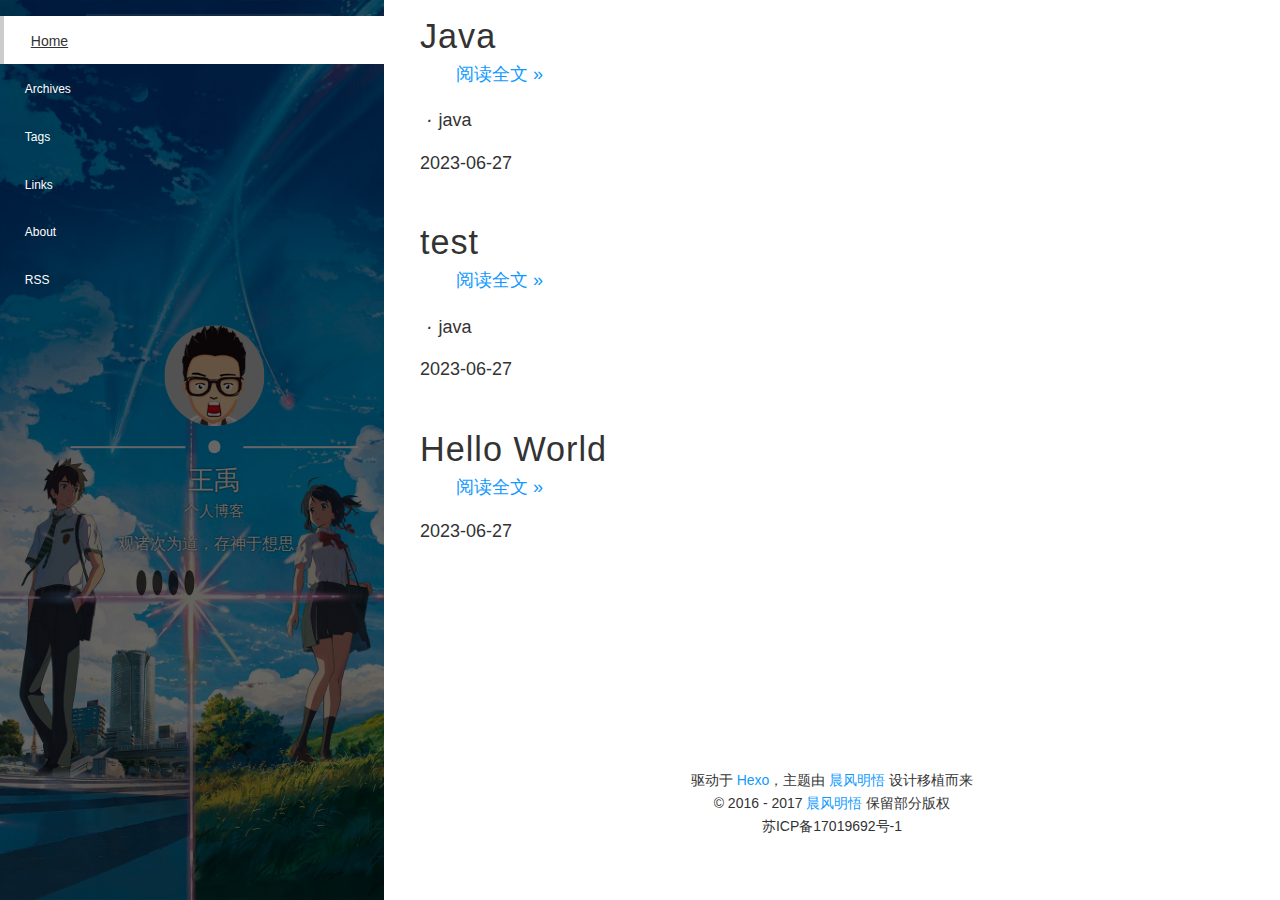
<file: index.html>
<!doctype html>
<html lang="en">
  <head>
  <meta charset="UTF-8">
  <meta http-equiv="X-UA-Compatible" content="IE=edge">
  <meta http-equiv="Cache-Control" content="no-transform">
  <meta http-equiv="Cache-Control" content="no-siteapp">
  <meta content="width=device-width, initial-scale=1.0, maximum-scale=1.0, user-scalable=0" name="viewport">
  <meta content="yes" name="apple-mobile-web-app-capable">
  <meta content="black" name="apple-mobile-web-app-status-bar-style">
  <meta content="telephone=no" name="format-detection">
  <meta name="keywords" content="">
  <meta name="description" content="">
  <meta name="author" content="John Doe">

  
  <title>Hexo</title>
  

  <link rel="alternate" href="/atom.xml" title="Hexo" type="application/atom+xml">
  <link rel="canonical" href="http://example.com/index.html">
  <link rel="shortcut icon" href="/">
  
<link rel="stylesheet" href="/css/style.css">

  <link rel="stylesheet" href="">
<meta name="generator" content="Hexo 6.3.0"></head>


  <body>
    <aside class="aside">
  <nav class="aside-menu">
    <ul class="aside-list">
      
        
        <li class="aside-item aside-menu-current"><i class="aside-menu-icon iconfont icon-wendang"></i><a href="/index.html" class="aside-menu-link" title="Home">Home</a></li>
        
      
        
        <li class="aside-item"><i class="aside-menu-icon iconfont icon-wendang1"></i><a href="/archives/index.html" class="aside-menu-link" title="Archives">Archives</a></li>
        
      
        
        <li class="aside-item"><i class="aside-menu-icon iconfont icon-biaoqian1"></i><a href="/tags/index.html" class="aside-menu-link" title="Tags">Tags</a></li>
        
      
        
        <li class="aside-item"><i class="aside-menu-icon iconfont icon-lianjie"></i><a href="/links/index.html" class="aside-menu-link" title="Links">Links</a></li>
        
      
        
        <li class="aside-item"><i class="aside-menu-icon iconfont icon-guanyu"></i><a href="/about/index.html" class="aside-menu-link" title="About">About</a></li>
        
      
        
        <li class="aside-item"><i class="aside-menu-icon iconfont icon-rss"></i><a href="/atom.xml" class="aside-menu-link" title="RSS">RSS</a></li>
        
      
    </ul>
  </nav>

  <article class="aside-show">
    
      <form class="search-from" id="search-from">
  <input class="search-text" id="search-text" type="text" name="searchText" value="" autocomplete="off">
  <button class="search-btn" id="search-btn" type="button"><i class="search-btn-icon iconfont icon-sousuo-sousuo"></i></button>
</form>

      <article class="search-data" id="search-data">
  <button class="search-close" id="search-close"><i class="search-close-icon iconfont icon-houdongfangiconfont10"></i></button>

  <div class="search-wrapper" id="search-wrapper"></div>
</article>

    
    <div class="aside-show-wrapper">
      <figure class="aside-avatar">
        <img src="/img/avatar.png" alt="avatar" class="aside-avatar-img">
        <figcaption class="aside-avatar-caption">
          王禹
          
          <strong class="aside-avatar-STRONG">个人博客</strong>
          
        </figcaption>
      </figure>
      <p class="aside-show-description">观诸次为道，存神于想思。</p>
      <ul class="aside-show-info">
        <li class="aside-show-item">
          <a href="javascript: void(0);" class="aside-show-link" title="微信" target="_blank"><i class="aside-show-icon iconfont icon-iconfontweixin"></i></a>
          <div class="aside-show-outside aside-show-outside_1">
            <img class="aside-show-IMG aside-show-IMG_1" src="/img/weixin.png" alt="微信">
          </div>
        </li>
        <li class="aside-show-item"><a href="https://www.zhihu.com/people/chenfengmingwu/activities" class="aside-show-link" title="知乎" target="_blank"><i class="aside-show-icon iconfont icon-zhihu"></i></a></li>
        <li class="aside-show-item"><a href="https://github.com/Sam618" class="aside-show-link" title="github" target="_blank"><i class="aside-show-icon iconfont icon-github"></i></a></li>
        <li class="aside-show-item">
          <a href="javascript: void(0);" class="aside-show-link" title="QQ" target="_blank"><i class="aside-show-icon iconfont icon-qq"></i></a>
          <div class="aside-show-outside">
            <img class="aside-show-IMG" src="/img/qq.png" alt="QQ">
          </div>
        </li>
      </ul>
    </div>
  </article>
</aside>


    <article class="main" id="main">
      <article class="posts min-height">
  
  <section class="post">
    <h3 class="post-title"><a href="/2023/06/27/java/" class="post-title-link" title="Java">Java</a></h3>
    <div class="post-excerpt"></div>
    <a href="/2023/06/27/java/" class="post-more" title="阅读全文">阅读全文 »</a>
    <p class="post-meta">
      
      
      <a href="/tags/java/"" title="java" class="post-tags"><i class="post-tags-icon iconfont icon-biaoqian"></i>java</a>
      
      <span class="post-time">2023-06-27</span>
    </p>
  </section>
  
  <section class="post">
    <h3 class="post-title"><a href="/2023/06/27/test/" class="post-title-link" title="test">test</a></h3>
    <div class="post-excerpt"></div>
    <a href="/2023/06/27/test/" class="post-more" title="阅读全文">阅读全文 »</a>
    <p class="post-meta">
      
      
      <a href="/tags/java/"" title="java" class="post-tags"><i class="post-tags-icon iconfont icon-biaoqian"></i>java</a>
      
      <span class="post-time">2023-06-27</span>
    </p>
  </section>
  
  <section class="post">
    <h3 class="post-title"><a href="/2023/06/27/hello-world/" class="post-title-link" title="Hello World">Hello World</a></h3>
    <div class="post-excerpt"></div>
    <a href="/2023/06/27/hello-world/" class="post-more" title="阅读全文">阅读全文 »</a>
    <p class="post-meta">
      
      
      <span class="post-time">2023-06-27</span>
    </p>
  </section>
  
</article>




      <footer class="footer">
  <p class="footer-text">驱动于 <a target="_blank" rel="noopener" href="https://hexo.io/zh-cn/" class="footer-link" title="Hexo">Hexo</a>，主题由 <a href="/about" class="footer-link" title="晨风明悟">晨风明悟</a> 设计移植而来</p>
  <p class="footer-text">&copy; 2016 - 2017 <a href="/about" class="footer-link" title="晨风明悟">晨风明悟</a> 保留部分版权</p>
  <p class="footer-text">苏ICP备17019692号-1</p>
</footer>

    </article>

    
<script src="/js/to-top.js"></script>

    
<script src="/js/search.js"></script>

  </body>
</html>
</file>
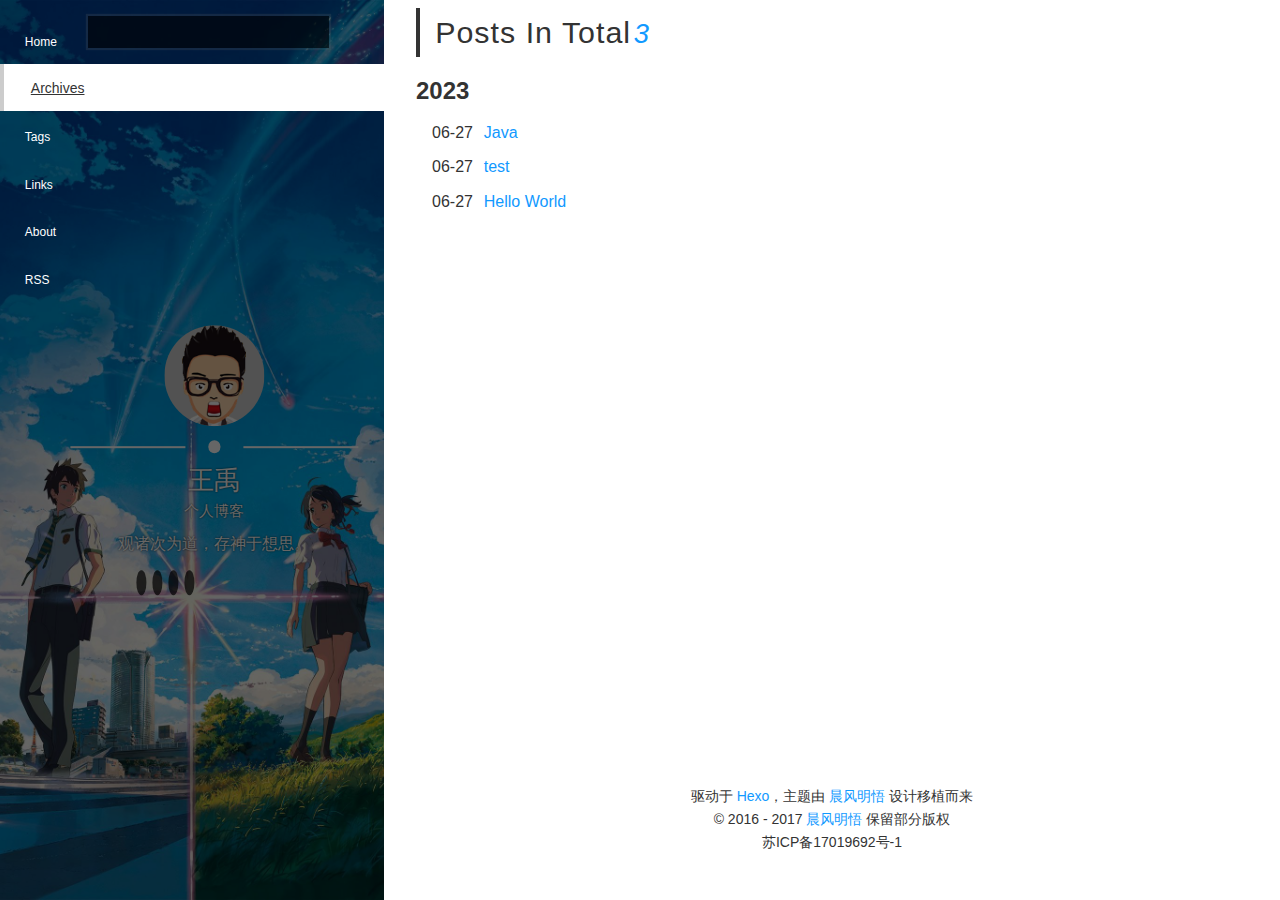
<file: archives/index.html>
<!doctype html>
<html lang="en">
  <head>
  <meta charset="UTF-8">
  <meta http-equiv="X-UA-Compatible" content="IE=edge">
  <meta http-equiv="Cache-Control" content="no-transform">
  <meta http-equiv="Cache-Control" content="no-siteapp">
  <meta content="width=device-width, initial-scale=1.0, maximum-scale=1.0, user-scalable=0" name="viewport">
  <meta content="yes" name="apple-mobile-web-app-capable">
  <meta content="black" name="apple-mobile-web-app-status-bar-style">
  <meta content="telephone=no" name="format-detection">
  <meta name="keywords" content="">
  <meta name="description" content="">
  <meta name="author" content="John Doe">

  
  <title>Hexo</title>
  

  <link rel="alternate" href="/atom.xml" title="Hexo" type="application/atom+xml">
  <link rel="canonical" href="http://example.com/archives/index.html">
  <link rel="shortcut icon" href="/">
  
<link rel="stylesheet" href="/css/style.css">

  <link rel="stylesheet" href="">
<meta name="generator" content="Hexo 6.3.0"></head>


  <body>
    <aside class="aside">
  <nav class="aside-menu">
    <ul class="aside-list">
      
        
        <li class="aside-item"><i class="aside-menu-icon iconfont icon-wendang"></i><a href="/index.html" class="aside-menu-link" title="Home">Home</a></li>
        
      
        
        <li class="aside-item aside-menu-current"><i class="aside-menu-icon iconfont icon-wendang1"></i><a href="/archives/index.html" class="aside-menu-link" title="Archives">Archives</a></li>
        
      
        
        <li class="aside-item"><i class="aside-menu-icon iconfont icon-biaoqian1"></i><a href="/tags/index.html" class="aside-menu-link" title="Tags">Tags</a></li>
        
      
        
        <li class="aside-item"><i class="aside-menu-icon iconfont icon-lianjie"></i><a href="/links/index.html" class="aside-menu-link" title="Links">Links</a></li>
        
      
        
        <li class="aside-item"><i class="aside-menu-icon iconfont icon-guanyu"></i><a href="/about/index.html" class="aside-menu-link" title="About">About</a></li>
        
      
        
        <li class="aside-item"><i class="aside-menu-icon iconfont icon-rss"></i><a href="/atom.xml" class="aside-menu-link" title="RSS">RSS</a></li>
        
      
    </ul>
  </nav>

  <article class="aside-show">
    
      <form class="search-from" id="search-from">
  <input class="search-text" id="search-text" type="text" name="searchText" value="" autocomplete="off">
  <button class="search-btn" id="search-btn" type="button"><i class="search-btn-icon iconfont icon-sousuo-sousuo"></i></button>
</form>

      <article class="search-data" id="search-data">
  <button class="search-close" id="search-close"><i class="search-close-icon iconfont icon-houdongfangiconfont10"></i></button>

  <div class="search-wrapper" id="search-wrapper"></div>
</article>

    
    <div class="aside-show-wrapper">
      <figure class="aside-avatar">
        <img src="/img/avatar.png" alt="avatar" class="aside-avatar-img">
        <figcaption class="aside-avatar-caption">
          王禹
          
          <strong class="aside-avatar-STRONG">个人博客</strong>
          
        </figcaption>
      </figure>
      <p class="aside-show-description">观诸次为道，存神于想思。</p>
      <ul class="aside-show-info">
        <li class="aside-show-item">
          <a href="javascript: void(0);" class="aside-show-link" title="微信" target="_blank"><i class="aside-show-icon iconfont icon-iconfontweixin"></i></a>
          <div class="aside-show-outside aside-show-outside_1">
            <img class="aside-show-IMG aside-show-IMG_1" src="/img/weixin.png" alt="微信">
          </div>
        </li>
        <li class="aside-show-item"><a href="https://www.zhihu.com/people/chenfengmingwu/activities" class="aside-show-link" title="知乎" target="_blank"><i class="aside-show-icon iconfont icon-zhihu"></i></a></li>
        <li class="aside-show-item"><a href="https://github.com/Sam618" class="aside-show-link" title="github" target="_blank"><i class="aside-show-icon iconfont icon-github"></i></a></li>
        <li class="aside-show-item">
          <a href="javascript: void(0);" class="aside-show-link" title="QQ" target="_blank"><i class="aside-show-icon iconfont icon-qq"></i></a>
          <div class="aside-show-outside">
            <img class="aside-show-IMG" src="/img/qq.png" alt="QQ">
          </div>
        </li>
      </ul>
    </div>
  </article>
</aside>


    <article class="main" id="main">
      <article class="archive min-height">
  <h1 class="archive-title">Posts In Total<em class="archive-title-counter">3</em></h1>

  

  
  <section class="archive-date">
    <h2 class="archive-date-title">2023</h2>

    
    <p class="archive-post">
      <span class="archive-time">06-27</span>
      <a class="archive-link" href="/2023/06/27/java/" title="Java">Java</a>
    </p>
    
    <p class="archive-post">
      <span class="archive-time">06-27</span>
      <a class="archive-link" href="/2023/06/27/test/" title="test">test</a>
    </p>
    
    <p class="archive-post">
      <span class="archive-time">06-27</span>
      <a class="archive-link" href="/2023/06/27/hello-world/" title="Hello World">Hello World</a>
    </p>
    
  </section>
  
</article>

      <footer class="footer">
  <p class="footer-text">驱动于 <a target="_blank" rel="noopener" href="https://hexo.io/zh-cn/" class="footer-link" title="Hexo">Hexo</a>，主题由 <a href="/about" class="footer-link" title="晨风明悟">晨风明悟</a> 设计移植而来</p>
  <p class="footer-text">&copy; 2016 - 2017 <a href="/about" class="footer-link" title="晨风明悟">晨风明悟</a> 保留部分版权</p>
  <p class="footer-text">苏ICP备17019692号-1</p>
</footer>

    </article>

    
<script src="/js/to-top.js"></script>

    
<script src="/js/search.js"></script>

  </body>
</html>
</file>
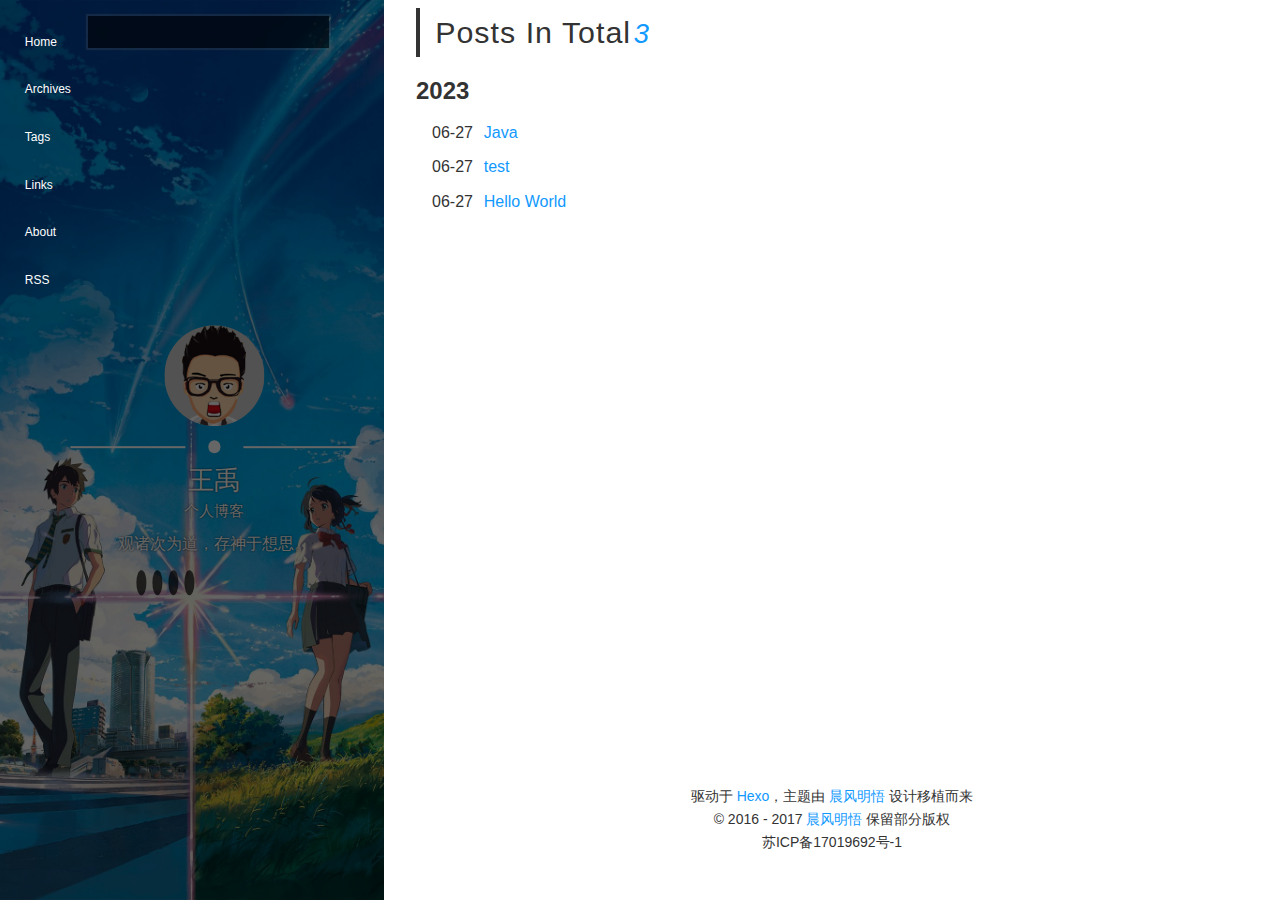
<file: archives/2023/index.html>
<!doctype html>
<html lang="en">
  <head>
  <meta charset="UTF-8">
  <meta http-equiv="X-UA-Compatible" content="IE=edge">
  <meta http-equiv="Cache-Control" content="no-transform">
  <meta http-equiv="Cache-Control" content="no-siteapp">
  <meta content="width=device-width, initial-scale=1.0, maximum-scale=1.0, user-scalable=0" name="viewport">
  <meta content="yes" name="apple-mobile-web-app-capable">
  <meta content="black" name="apple-mobile-web-app-status-bar-style">
  <meta content="telephone=no" name="format-detection">
  <meta name="keywords" content="">
  <meta name="description" content="">
  <meta name="author" content="John Doe">

  
  <title>Hexo</title>
  

  <link rel="alternate" href="/atom.xml" title="Hexo" type="application/atom+xml">
  <link rel="canonical" href="http://example.com/archives/2023/index.html">
  <link rel="shortcut icon" href="/">
  
<link rel="stylesheet" href="/css/style.css">

  <link rel="stylesheet" href="">
<meta name="generator" content="Hexo 6.3.0"></head>


  <body>
    <aside class="aside">
  <nav class="aside-menu">
    <ul class="aside-list">
      
        
        <li class="aside-item"><i class="aside-menu-icon iconfont icon-wendang"></i><a href="/index.html" class="aside-menu-link" title="Home">Home</a></li>
        
      
        
        <li class="aside-item"><i class="aside-menu-icon iconfont icon-wendang1"></i><a href="/archives/index.html" class="aside-menu-link" title="Archives">Archives</a></li>
        
      
        
        <li class="aside-item"><i class="aside-menu-icon iconfont icon-biaoqian1"></i><a href="/tags/index.html" class="aside-menu-link" title="Tags">Tags</a></li>
        
      
        
        <li class="aside-item"><i class="aside-menu-icon iconfont icon-lianjie"></i><a href="/links/index.html" class="aside-menu-link" title="Links">Links</a></li>
        
      
        
        <li class="aside-item"><i class="aside-menu-icon iconfont icon-guanyu"></i><a href="/about/index.html" class="aside-menu-link" title="About">About</a></li>
        
      
        
        <li class="aside-item"><i class="aside-menu-icon iconfont icon-rss"></i><a href="/atom.xml" class="aside-menu-link" title="RSS">RSS</a></li>
        
      
    </ul>
  </nav>

  <article class="aside-show">
    
      <form class="search-from" id="search-from">
  <input class="search-text" id="search-text" type="text" name="searchText" value="" autocomplete="off">
  <button class="search-btn" id="search-btn" type="button"><i class="search-btn-icon iconfont icon-sousuo-sousuo"></i></button>
</form>

      <article class="search-data" id="search-data">
  <button class="search-close" id="search-close"><i class="search-close-icon iconfont icon-houdongfangiconfont10"></i></button>

  <div class="search-wrapper" id="search-wrapper"></div>
</article>

    
    <div class="aside-show-wrapper">
      <figure class="aside-avatar">
        <img src="/img/avatar.png" alt="avatar" class="aside-avatar-img">
        <figcaption class="aside-avatar-caption">
          王禹
          
          <strong class="aside-avatar-STRONG">个人博客</strong>
          
        </figcaption>
      </figure>
      <p class="aside-show-description">观诸次为道，存神于想思。</p>
      <ul class="aside-show-info">
        <li class="aside-show-item">
          <a href="javascript: void(0);" class="aside-show-link" title="微信" target="_blank"><i class="aside-show-icon iconfont icon-iconfontweixin"></i></a>
          <div class="aside-show-outside aside-show-outside_1">
            <img class="aside-show-IMG aside-show-IMG_1" src="/img/weixin.png" alt="微信">
          </div>
        </li>
        <li class="aside-show-item"><a href="https://www.zhihu.com/people/chenfengmingwu/activities" class="aside-show-link" title="知乎" target="_blank"><i class="aside-show-icon iconfont icon-zhihu"></i></a></li>
        <li class="aside-show-item"><a href="https://github.com/Sam618" class="aside-show-link" title="github" target="_blank"><i class="aside-show-icon iconfont icon-github"></i></a></li>
        <li class="aside-show-item">
          <a href="javascript: void(0);" class="aside-show-link" title="QQ" target="_blank"><i class="aside-show-icon iconfont icon-qq"></i></a>
          <div class="aside-show-outside">
            <img class="aside-show-IMG" src="/img/qq.png" alt="QQ">
          </div>
        </li>
      </ul>
    </div>
  </article>
</aside>


    <article class="main" id="main">
      <article class="archive min-height">
  <h1 class="archive-title">Posts In Total<em class="archive-title-counter">3</em></h1>

  

  
  <section class="archive-date">
    <h2 class="archive-date-title">2023</h2>

    
    <p class="archive-post">
      <span class="archive-time">06-27</span>
      <a class="archive-link" href="/2023/06/27/java/" title="Java">Java</a>
    </p>
    
    <p class="archive-post">
      <span class="archive-time">06-27</span>
      <a class="archive-link" href="/2023/06/27/test/" title="test">test</a>
    </p>
    
    <p class="archive-post">
      <span class="archive-time">06-27</span>
      <a class="archive-link" href="/2023/06/27/hello-world/" title="Hello World">Hello World</a>
    </p>
    
  </section>
  
</article>

      <footer class="footer">
  <p class="footer-text">驱动于 <a target="_blank" rel="noopener" href="https://hexo.io/zh-cn/" class="footer-link" title="Hexo">Hexo</a>，主题由 <a href="/about" class="footer-link" title="晨风明悟">晨风明悟</a> 设计移植而来</p>
  <p class="footer-text">&copy; 2016 - 2017 <a href="/about" class="footer-link" title="晨风明悟">晨风明悟</a> 保留部分版权</p>
  <p class="footer-text">苏ICP备17019692号-1</p>
</footer>

    </article>

    
<script src="/js/to-top.js"></script>

    
<script src="/js/search.js"></script>

  </body>
</html>
</file>
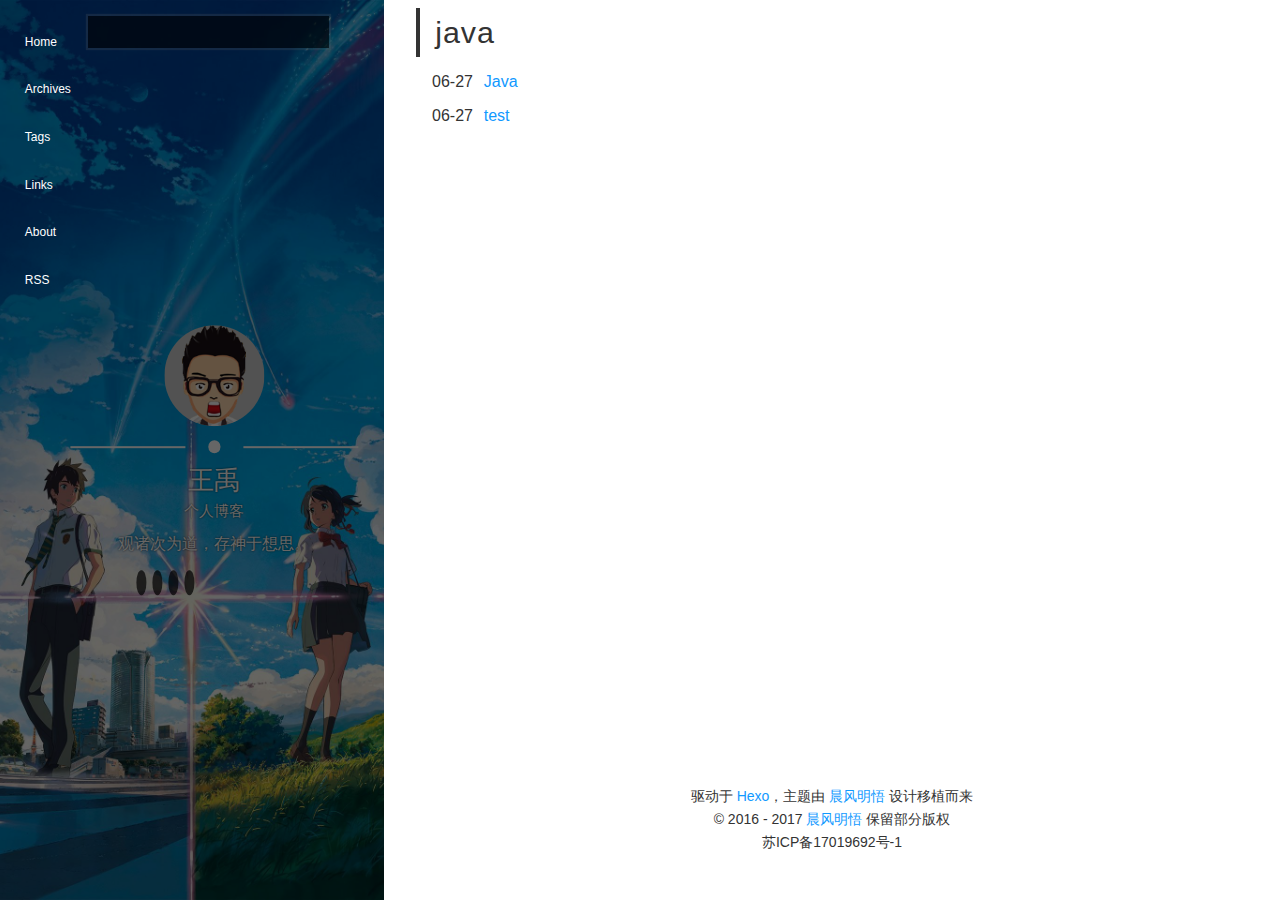
<file: tags/java/index.html>
<!doctype html>
<html lang="en">
  <head>
  <meta charset="UTF-8">
  <meta http-equiv="X-UA-Compatible" content="IE=edge">
  <meta http-equiv="Cache-Control" content="no-transform">
  <meta http-equiv="Cache-Control" content="no-siteapp">
  <meta content="width=device-width, initial-scale=1.0, maximum-scale=1.0, user-scalable=0" name="viewport">
  <meta content="yes" name="apple-mobile-web-app-capable">
  <meta content="black" name="apple-mobile-web-app-status-bar-style">
  <meta content="telephone=no" name="format-detection">
  <meta name="keywords" content="">
  <meta name="description" content="">
  <meta name="author" content="John Doe">

  
  <title>Hexo</title>
  

  <link rel="alternate" href="/atom.xml" title="Hexo" type="application/atom+xml">
  <link rel="canonical" href="http://example.com/tags/java/index.html">
  <link rel="shortcut icon" href="/">
  
<link rel="stylesheet" href="/css/style.css">

  <link rel="stylesheet" href="">
<meta name="generator" content="Hexo 6.3.0"></head>


  <body>
    <aside class="aside">
  <nav class="aside-menu">
    <ul class="aside-list">
      
        
        <li class="aside-item"><i class="aside-menu-icon iconfont icon-wendang"></i><a href="/index.html" class="aside-menu-link" title="Home">Home</a></li>
        
      
        
        <li class="aside-item"><i class="aside-menu-icon iconfont icon-wendang1"></i><a href="/archives/index.html" class="aside-menu-link" title="Archives">Archives</a></li>
        
      
        
        <li class="aside-item"><i class="aside-menu-icon iconfont icon-biaoqian1"></i><a href="/tags/index.html" class="aside-menu-link" title="Tags">Tags</a></li>
        
      
        
        <li class="aside-item"><i class="aside-menu-icon iconfont icon-lianjie"></i><a href="/links/index.html" class="aside-menu-link" title="Links">Links</a></li>
        
      
        
        <li class="aside-item"><i class="aside-menu-icon iconfont icon-guanyu"></i><a href="/about/index.html" class="aside-menu-link" title="About">About</a></li>
        
      
        
        <li class="aside-item"><i class="aside-menu-icon iconfont icon-rss"></i><a href="/atom.xml" class="aside-menu-link" title="RSS">RSS</a></li>
        
      
    </ul>
  </nav>

  <article class="aside-show">
    
      <form class="search-from" id="search-from">
  <input class="search-text" id="search-text" type="text" name="searchText" value="" autocomplete="off">
  <button class="search-btn" id="search-btn" type="button"><i class="search-btn-icon iconfont icon-sousuo-sousuo"></i></button>
</form>

      <article class="search-data" id="search-data">
  <button class="search-close" id="search-close"><i class="search-close-icon iconfont icon-houdongfangiconfont10"></i></button>

  <div class="search-wrapper" id="search-wrapper"></div>
</article>

    
    <div class="aside-show-wrapper">
      <figure class="aside-avatar">
        <img src="/img/avatar.png" alt="avatar" class="aside-avatar-img">
        <figcaption class="aside-avatar-caption">
          王禹
          
          <strong class="aside-avatar-STRONG">个人博客</strong>
          
        </figcaption>
      </figure>
      <p class="aside-show-description">观诸次为道，存神于想思。</p>
      <ul class="aside-show-info">
        <li class="aside-show-item">
          <a href="javascript: void(0);" class="aside-show-link" title="微信" target="_blank"><i class="aside-show-icon iconfont icon-iconfontweixin"></i></a>
          <div class="aside-show-outside aside-show-outside_1">
            <img class="aside-show-IMG aside-show-IMG_1" src="/img/weixin.png" alt="微信">
          </div>
        </li>
        <li class="aside-show-item"><a href="https://www.zhihu.com/people/chenfengmingwu/activities" class="aside-show-link" title="知乎" target="_blank"><i class="aside-show-icon iconfont icon-zhihu"></i></a></li>
        <li class="aside-show-item"><a href="https://github.com/Sam618" class="aside-show-link" title="github" target="_blank"><i class="aside-show-icon iconfont icon-github"></i></a></li>
        <li class="aside-show-item">
          <a href="javascript: void(0);" class="aside-show-link" title="QQ" target="_blank"><i class="aside-show-icon iconfont icon-qq"></i></a>
          <div class="aside-show-outside">
            <img class="aside-show-IMG" src="/img/qq.png" alt="QQ">
          </div>
        </li>
      </ul>
    </div>
  </article>
</aside>


    <article class="main" id="main">
      <section class="archive min-height">
  <h1 class="archive-title">java</h1>
  
  <p class="archive-post">
    <span class="archive-time">06-27</span>
    <a class="archive-link" href="/2023/06/27/java/" title="Java">Java</a>
  </p>
  
  <p class="archive-post">
    <span class="archive-time">06-27</span>
    <a class="archive-link" href="/2023/06/27/test/" title="test">test</a>
  </p>
  

  

</section>


      <footer class="footer">
  <p class="footer-text">驱动于 <a target="_blank" rel="noopener" href="https://hexo.io/zh-cn/" class="footer-link" title="Hexo">Hexo</a>，主题由 <a href="/about" class="footer-link" title="晨风明悟">晨风明悟</a> 设计移植而来</p>
  <p class="footer-text">&copy; 2016 - 2017 <a href="/about" class="footer-link" title="晨风明悟">晨风明悟</a> 保留部分版权</p>
  <p class="footer-text">苏ICP备17019692号-1</p>
</footer>

    </article>

    
<script src="/js/to-top.js"></script>

    
<script src="/js/search.js"></script>

  </body>
</html>
</file>
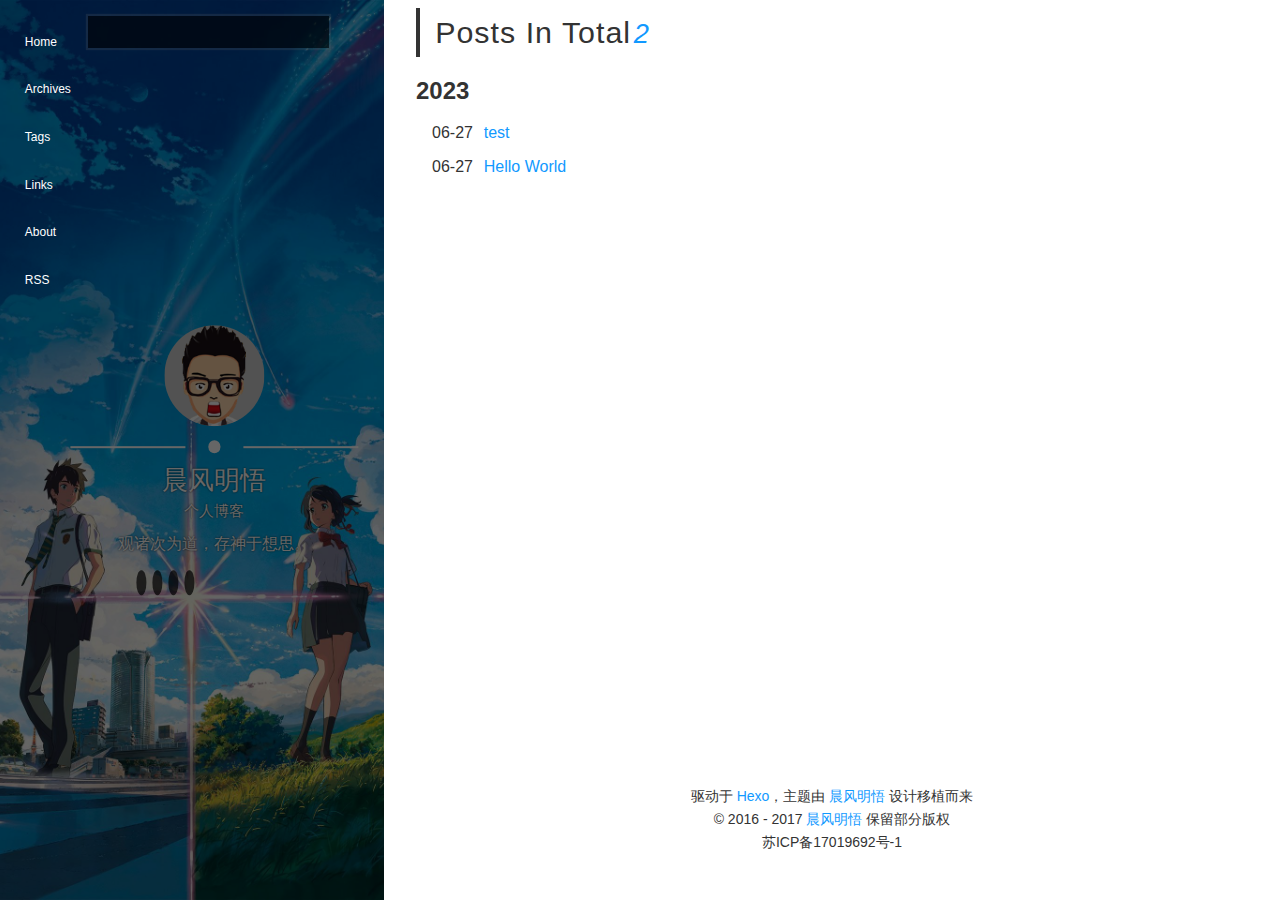
<file: archives/2023/06/index.html>
<!doctype html>
<html lang="en">
  <head>
  <meta charset="UTF-8">
  <meta http-equiv="X-UA-Compatible" content="IE=edge">
  <meta http-equiv="Cache-Control" content="no-transform">
  <meta http-equiv="Cache-Control" content="no-siteapp">
  <meta content="width=device-width, initial-scale=1.0, maximum-scale=1.0, user-scalable=0" name="viewport">
  <meta content="yes" name="apple-mobile-web-app-capable">
  <meta content="black" name="apple-mobile-web-app-status-bar-style">
  <meta content="telephone=no" name="format-detection">
  <meta name="keywords" content="">
  <meta name="description" content="">
  <meta name="author" content="John Doe">

  
  <title>Hexo</title>
  

  <link rel="alternate" href="/atom.xml" title="Hexo" type="application/atom+xml">
  <link rel="canonical" href="http://example.com/archives/2023/06/index.html">
  <link rel="shortcut icon" href="/">
  
<link rel="stylesheet" href="/css/style.css">

  <link rel="stylesheet" href="">
<meta name="generator" content="Hexo 6.3.0"></head>


  <body>
    <aside class="aside">
  <nav class="aside-menu">
    <ul class="aside-list">
      
        
        <li class="aside-item"><i class="aside-menu-icon iconfont icon-wendang"></i><a href="/index.html" class="aside-menu-link" title="Home">Home</a></li>
        
      
        
        <li class="aside-item"><i class="aside-menu-icon iconfont icon-wendang1"></i><a href="/archives/index.html" class="aside-menu-link" title="Archives">Archives</a></li>
        
      
        
        <li class="aside-item"><i class="aside-menu-icon iconfont icon-biaoqian1"></i><a href="/tags/index.html" class="aside-menu-link" title="Tags">Tags</a></li>
        
      
        
        <li class="aside-item"><i class="aside-menu-icon iconfont icon-lianjie"></i><a href="/links/index.html" class="aside-menu-link" title="Links">Links</a></li>
        
      
        
        <li class="aside-item"><i class="aside-menu-icon iconfont icon-guanyu"></i><a href="/about/index.html" class="aside-menu-link" title="About">About</a></li>
        
      
        
        <li class="aside-item"><i class="aside-menu-icon iconfont icon-rss"></i><a href="/atom.xml" class="aside-menu-link" title="RSS">RSS</a></li>
        
      
    </ul>
  </nav>

  <article class="aside-show">
    
      <form class="search-from" id="search-from">
  <input class="search-text" id="search-text" type="text" name="searchText" value="" autocomplete="off">
  <button class="search-btn" id="search-btn" type="button"><i class="search-btn-icon iconfont icon-sousuo-sousuo"></i></button>
</form>

      <article class="search-data" id="search-data">
  <button class="search-close" id="search-close"><i class="search-close-icon iconfont icon-houdongfangiconfont10"></i></button>

  <div class="search-wrapper" id="search-wrapper"></div>
</article>

    
    <div class="aside-show-wrapper">
      <figure class="aside-avatar">
        <img src="/img/avatar.png" alt="avatar" class="aside-avatar-img">
        <figcaption class="aside-avatar-caption">
          晨风明悟
          
          <strong class="aside-avatar-STRONG">个人博客</strong>
          
        </figcaption>
      </figure>
      <p class="aside-show-description">观诸次为道，存神于想思。</p>
      <ul class="aside-show-info">
        <li class="aside-show-item">
          <a href="javascript: void(0);" class="aside-show-link" title="微信" target="_blank"><i class="aside-show-icon iconfont icon-iconfontweixin"></i></a>
          <div class="aside-show-outside aside-show-outside_1">
            <img class="aside-show-IMG aside-show-IMG_1" src="/img/weixin.png" alt="微信">
          </div>
        </li>
        <li class="aside-show-item"><a href="https://www.zhihu.com/people/chenfengmingwu/activities" class="aside-show-link" title="知乎" target="_blank"><i class="aside-show-icon iconfont icon-zhihu"></i></a></li>
        <li class="aside-show-item"><a href="https://github.com/Sam618" class="aside-show-link" title="github" target="_blank"><i class="aside-show-icon iconfont icon-github"></i></a></li>
        <li class="aside-show-item">
          <a href="javascript: void(0);" class="aside-show-link" title="QQ" target="_blank"><i class="aside-show-icon iconfont icon-qq"></i></a>
          <div class="aside-show-outside">
            <img class="aside-show-IMG" src="/img/qq.png" alt="QQ">
          </div>
        </li>
      </ul>
    </div>
  </article>
</aside>


    <article class="main" id="main">
      <article class="archive min-height">
  <h1 class="archive-title">Posts In Total<em class="archive-title-counter">2</em></h1>

  

  
  <section class="archive-date">
    <h2 class="archive-date-title">2023</h2>

    
    <p class="archive-post">
      <span class="archive-time">06-27</span>
      <a class="archive-link" href="/2023/06/27/test/" title="test">test</a>
    </p>
    
    <p class="archive-post">
      <span class="archive-time">06-27</span>
      <a class="archive-link" href="/2023/06/27/hello-world/" title="Hello World">Hello World</a>
    </p>
    
  </section>
  
</article>

      <footer class="footer">
  <p class="footer-text">驱动于 <a target="_blank" rel="noopener" href="https://hexo.io/zh-cn/" class="footer-link" title="Hexo">Hexo</a>，主题由 <a href="/about" class="footer-link" title="晨风明悟">晨风明悟</a> 设计移植而来</p>
  <p class="footer-text">&copy; 2016 - 2017 <a href="/about" class="footer-link" title="晨风明悟">晨风明悟</a> 保留部分版权</p>
  <p class="footer-text">苏ICP备17019692号-1</p>
</footer>

    </article>

    
<script src="/js/to-top.js"></script>

    
<script src="/js/search.js"></script>

  </body>
</html>
</file>
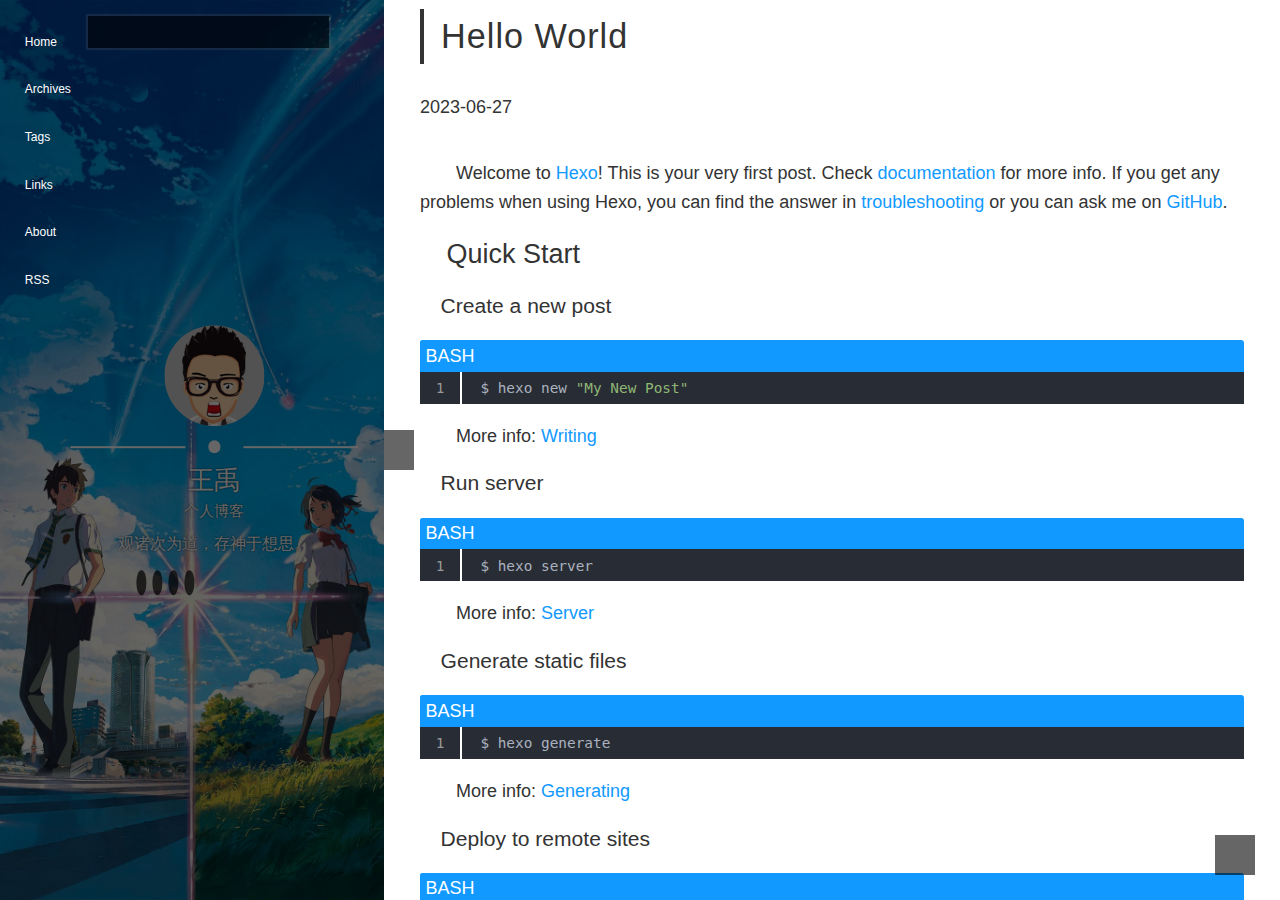
<file: 2023/06/27/hello-world/index.html>
<!doctype html>
<html lang="en">
  <head>
  <meta charset="UTF-8">
  <meta http-equiv="X-UA-Compatible" content="IE=edge">
  <meta http-equiv="Cache-Control" content="no-transform">
  <meta http-equiv="Cache-Control" content="no-siteapp">
  <meta content="width=device-width, initial-scale=1.0, maximum-scale=1.0, user-scalable=0" name="viewport">
  <meta content="yes" name="apple-mobile-web-app-capable">
  <meta content="black" name="apple-mobile-web-app-status-bar-style">
  <meta content="telephone=no" name="format-detection">
  <meta name="keywords" content="">
  <meta name="description" content="">
  <meta name="author" content="John Doe">

  
  <title>Hello World</title>
  

  <link rel="alternate" href="/atom.xml" title="Hexo" type="application/atom+xml">
  <link rel="canonical" href="http://example.com/2023/06/27/hello-world/index.html">
  <link rel="shortcut icon" href="/">
  
<link rel="stylesheet" href="/css/style.css">

  <link rel="stylesheet" href="">
<meta name="generator" content="Hexo 6.3.0"></head>


  <body>
    <aside class="aside">
  <nav class="aside-menu">
    <ul class="aside-list">
      
        
        <li class="aside-item"><i class="aside-menu-icon iconfont icon-wendang"></i><a href="/index.html" class="aside-menu-link" title="Home">Home</a></li>
        
      
        
        <li class="aside-item"><i class="aside-menu-icon iconfont icon-wendang1"></i><a href="/archives/index.html" class="aside-menu-link" title="Archives">Archives</a></li>
        
      
        
        <li class="aside-item"><i class="aside-menu-icon iconfont icon-biaoqian1"></i><a href="/tags/index.html" class="aside-menu-link" title="Tags">Tags</a></li>
        
      
        
        <li class="aside-item"><i class="aside-menu-icon iconfont icon-lianjie"></i><a href="/links/index.html" class="aside-menu-link" title="Links">Links</a></li>
        
      
        
        <li class="aside-item"><i class="aside-menu-icon iconfont icon-guanyu"></i><a href="/about/index.html" class="aside-menu-link" title="About">About</a></li>
        
      
        
        <li class="aside-item"><i class="aside-menu-icon iconfont icon-rss"></i><a href="/atom.xml" class="aside-menu-link" title="RSS">RSS</a></li>
        
      
    </ul>
  </nav>

  <article class="aside-show">
    
      <form class="search-from" id="search-from">
  <input class="search-text" id="search-text" type="text" name="searchText" value="" autocomplete="off">
  <button class="search-btn" id="search-btn" type="button"><i class="search-btn-icon iconfont icon-sousuo-sousuo"></i></button>
</form>

      <article class="search-data" id="search-data">
  <button class="search-close" id="search-close"><i class="search-close-icon iconfont icon-houdongfangiconfont10"></i></button>

  <div class="search-wrapper" id="search-wrapper"></div>
</article>

    
    <div class="aside-show-wrapper">
      <figure class="aside-avatar">
        <img src="/img/avatar.png" alt="avatar" class="aside-avatar-img">
        <figcaption class="aside-avatar-caption">
          王禹
          
          <strong class="aside-avatar-STRONG">个人博客</strong>
          
        </figcaption>
      </figure>
      <p class="aside-show-description">观诸次为道，存神于想思。</p>
      <ul class="aside-show-info">
        <li class="aside-show-item">
          <a href="javascript: void(0);" class="aside-show-link" title="微信" target="_blank"><i class="aside-show-icon iconfont icon-iconfontweixin"></i></a>
          <div class="aside-show-outside aside-show-outside_1">
            <img class="aside-show-IMG aside-show-IMG_1" src="/img/weixin.png" alt="微信">
          </div>
        </li>
        <li class="aside-show-item"><a href="https://www.zhihu.com/people/chenfengmingwu/activities" class="aside-show-link" title="知乎" target="_blank"><i class="aside-show-icon iconfont icon-zhihu"></i></a></li>
        <li class="aside-show-item"><a href="https://github.com/Sam618" class="aside-show-link" title="github" target="_blank"><i class="aside-show-icon iconfont icon-github"></i></a></li>
        <li class="aside-show-item">
          <a href="javascript: void(0);" class="aside-show-link" title="QQ" target="_blank"><i class="aside-show-icon iconfont icon-qq"></i></a>
          <div class="aside-show-outside">
            <img class="aside-show-IMG" src="/img/qq.png" alt="QQ">
          </div>
        </li>
      </ul>
    </div>
  </article>
</aside>


    <article class="main" id="main">
      <article class="post min-height">
  
  <header class="post-header">
    
    <h1 class="post-title">Hello World</h1>
    <p class="post-meta">
      <span class="post-time">2023-06-27</span>
      
      
    </p>
    
  </header>
  <div class="post-content"><p>Welcome to <a target="_blank" rel="noopener" href="https://hexo.io/">Hexo</a>! This is your very first post. Check <a target="_blank" rel="noopener" href="https://hexo.io/docs/">documentation</a> for more info. If you get any problems when using Hexo, you can find the answer in <a target="_blank" rel="noopener" href="https://hexo.io/docs/troubleshooting.html">troubleshooting</a> or you can ask me on <a target="_blank" rel="noopener" href="https://github.com/hexojs/hexo/issues">GitHub</a>.</p>
<h2 id="Quick-Start"><a href="#Quick-Start" class="headerlink" title="Quick Start"></a>Quick Start</h2><h3 id="Create-a-new-post"><a href="#Create-a-new-post" class="headerlink" title="Create a new post"></a>Create a new post</h3><figure class="highlight bash"><table><tr><td class="gutter"><pre><span class="line">1</span><br></pre></td><td class="code"><pre><span class="line">$ hexo new <span class="string">&quot;My New Post&quot;</span></span><br></pre></td></tr></table></figure>

<p>More info: <a target="_blank" rel="noopener" href="https://hexo.io/docs/writing.html">Writing</a></p>
<h3 id="Run-server"><a href="#Run-server" class="headerlink" title="Run server"></a>Run server</h3><figure class="highlight bash"><table><tr><td class="gutter"><pre><span class="line">1</span><br></pre></td><td class="code"><pre><span class="line">$ hexo server</span><br></pre></td></tr></table></figure>

<p>More info: <a target="_blank" rel="noopener" href="https://hexo.io/docs/server.html">Server</a></p>
<h3 id="Generate-static-files"><a href="#Generate-static-files" class="headerlink" title="Generate static files"></a>Generate static files</h3><figure class="highlight bash"><table><tr><td class="gutter"><pre><span class="line">1</span><br></pre></td><td class="code"><pre><span class="line">$ hexo generate</span><br></pre></td></tr></table></figure>

<p>More info: <a target="_blank" rel="noopener" href="https://hexo.io/docs/generating.html">Generating</a></p>
<h3 id="Deploy-to-remote-sites"><a href="#Deploy-to-remote-sites" class="headerlink" title="Deploy to remote sites"></a>Deploy to remote sites</h3><figure class="highlight bash"><table><tr><td class="gutter"><pre><span class="line">1</span><br></pre></td><td class="code"><pre><span class="line">$ hexo deploy</span><br></pre></td></tr></table></figure>

<p>More info: <a target="_blank" rel="noopener" href="https://hexo.io/docs/one-command-deployment.html">Deployment</a></p>
</div>
    
      <p class="post-copyright">若无特别说明，本文系原创，<a class="post-copyright-link" href="https://creativecommons.org/licenses/by/4.0/deed.zh" title="署名-非商业性使用 4.0 (CC BY-NC 4.0)" target="_blank">署名-非商业性使用 4.0 (CC BY-NC 4.0)</a>协议，转载文章请注明来自<a class="post-copyright-link" href="/" title="晨风明悟的个人博客" target="_blank">晨风明悟的个人博客</a>，或链接上原文地址：<a class="post-copyright-link" href="http://example.com/2023/06/27/hello-world/" title="http://example.com/2023/06/27/hello-world/" target="_blank">http://example.com/2023/06/27/hello-world/</a></p>

      
        
<article class="comments">
  <div id="SOHUCS" sid="Hello World"></div>
  <script type="text/javascript">
  	( function () {
  		var appid = "cysXoaLrO",
  		    conf = "d728bfac2289e4139bef3956efe4401f",
      		width = window.innerWidth || document.documentElement.clientWidth;

  		if ( width < 960 ) {
    		window.document.write('<script id="changyan_mobile_js" charset="utf-8" type="text/javascript" src="https://changyan.sohu.com/upload/mobile/wap-js/changyan_mobile.js?client_id=' + appid + '&conf=' + conf + '"><\/script>'); } else { var loadJs=function(d,a){var c=document.getElementsByTagName("head")[0]||document.head||document.documentElement;var b=document.createElement("script");b.setAttribute("type","text/javascript");b.setAttribute("charset","UTF-8");b.setAttribute("src",d);if(typeof a==="function"){if(window.attachEvent){b.onreadystatechange=function(){var e=b.readyState;if(e==="loaded"||e==="complete"){b.onreadystatechange=null;a()}}}else{b.onload=a}}c.appendChild(b)};loadJs("https://changyan.sohu.com/upload/changyan.js",function(){window.changyan.api.config({appid:appid,conf:conf})});
      }
    } )();
  </script>
  <script type="text/javascript" src="https://assets.changyan.sohu.com/upload/plugins/plugins.count.js"></script>
</article>


      
      <div class="toc-wrapper">
        <div class="toc-scroll">
          <div class="toc-middle">
            <ol class="toc"><li class="toc-item toc-level-2"><a class="toc-link" href="#Quick-Start"><span class="toc-text">Quick Start</span></a><ol class="toc-child"><li class="toc-item toc-level-3"><a class="toc-link" href="#Create-a-new-post"><span class="toc-text">Create a new post</span></a></li><li class="toc-item toc-level-3"><a class="toc-link" href="#Run-server"><span class="toc-text">Run server</span></a></li><li class="toc-item toc-level-3"><a class="toc-link" href="#Generate-static-files"><span class="toc-text">Generate static files</span></a></li><li class="toc-item toc-level-3"><a class="toc-link" href="#Deploy-to-remote-sites"><span class="toc-text">Deploy to remote sites</span></a></li></ol></li></ol>
          </div>
        </div>
      </div>
    
  
</article>

      <footer class="footer">
  <p class="footer-text">驱动于 <a target="_blank" rel="noopener" href="https://hexo.io/zh-cn/" class="footer-link" title="Hexo">Hexo</a>，主题由 <a href="/about" class="footer-link" title="晨风明悟">晨风明悟</a> 设计移植而来</p>
  <p class="footer-text">&copy; 2016 - 2017 <a href="/about" class="footer-link" title="晨风明悟">晨风明悟</a> 保留部分版权</p>
  <p class="footer-text">苏ICP备17019692号-1</p>
</footer>

    </article>

    
<script src="/js/to-top.js"></script>

    
<script src="/js/search.js"></script>

  </body>
</html>
</file>
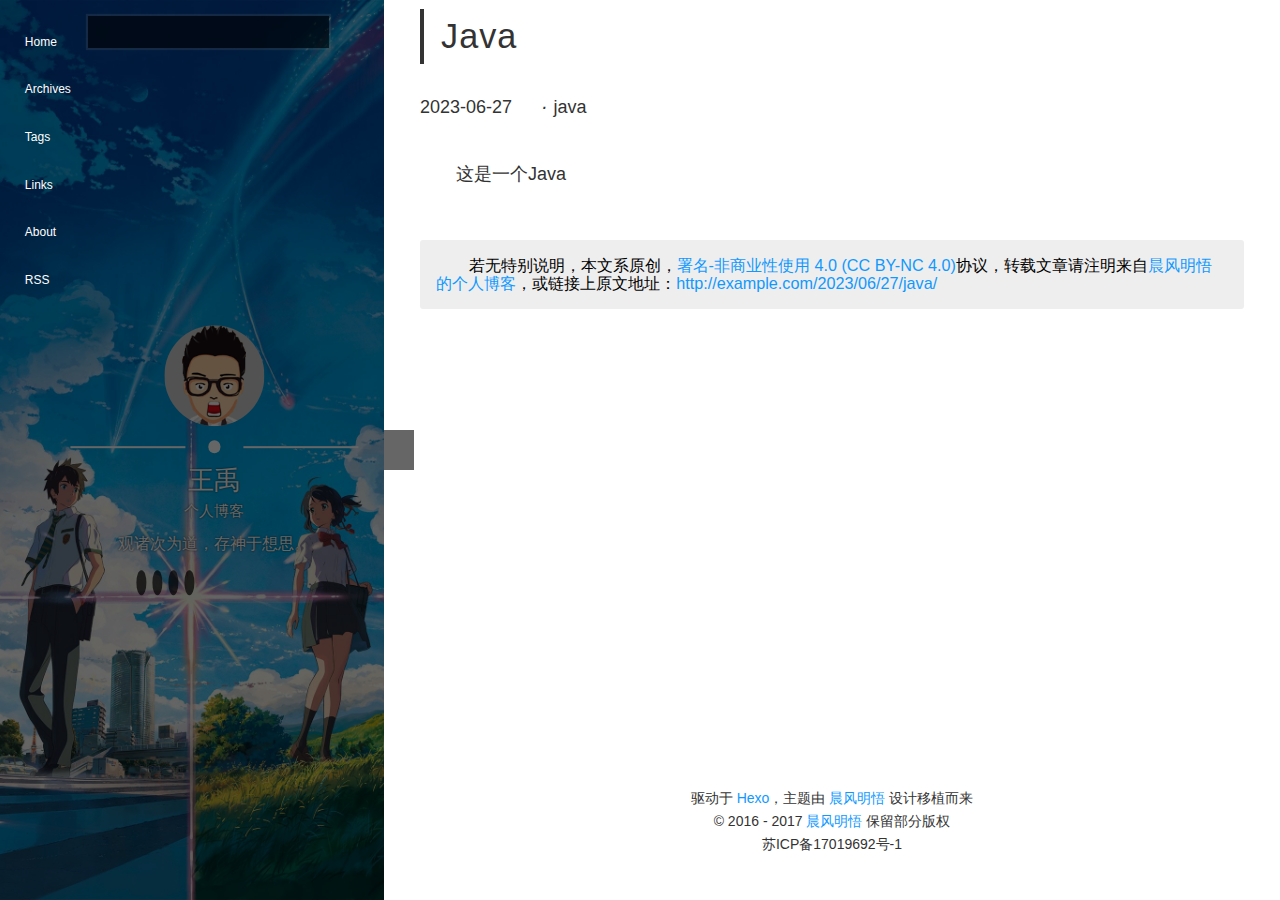
<file: 2023/06/27/java/index.html>
<!doctype html>
<html lang="en">
  <head>
  <meta charset="UTF-8">
  <meta http-equiv="X-UA-Compatible" content="IE=edge">
  <meta http-equiv="Cache-Control" content="no-transform">
  <meta http-equiv="Cache-Control" content="no-siteapp">
  <meta content="width=device-width, initial-scale=1.0, maximum-scale=1.0, user-scalable=0" name="viewport">
  <meta content="yes" name="apple-mobile-web-app-capable">
  <meta content="black" name="apple-mobile-web-app-status-bar-style">
  <meta content="telephone=no" name="format-detection">
  <meta name="keywords" content="">
  <meta name="description" content="">
  <meta name="author" content="John Doe">

  
  <title>Java</title>
  

  <link rel="alternate" href="/atom.xml" title="Hexo" type="application/atom+xml">
  <link rel="canonical" href="http://example.com/2023/06/27/java/index.html">
  <link rel="shortcut icon" href="/">
  
<link rel="stylesheet" href="/css/style.css">

  <link rel="stylesheet" href="">
<meta name="generator" content="Hexo 6.3.0"></head>


  <body>
    <aside class="aside">
  <nav class="aside-menu">
    <ul class="aside-list">
      
        
        <li class="aside-item"><i class="aside-menu-icon iconfont icon-wendang"></i><a href="/index.html" class="aside-menu-link" title="Home">Home</a></li>
        
      
        
        <li class="aside-item"><i class="aside-menu-icon iconfont icon-wendang1"></i><a href="/archives/index.html" class="aside-menu-link" title="Archives">Archives</a></li>
        
      
        
        <li class="aside-item"><i class="aside-menu-icon iconfont icon-biaoqian1"></i><a href="/tags/index.html" class="aside-menu-link" title="Tags">Tags</a></li>
        
      
        
        <li class="aside-item"><i class="aside-menu-icon iconfont icon-lianjie"></i><a href="/links/index.html" class="aside-menu-link" title="Links">Links</a></li>
        
      
        
        <li class="aside-item"><i class="aside-menu-icon iconfont icon-guanyu"></i><a href="/about/index.html" class="aside-menu-link" title="About">About</a></li>
        
      
        
        <li class="aside-item"><i class="aside-menu-icon iconfont icon-rss"></i><a href="/atom.xml" class="aside-menu-link" title="RSS">RSS</a></li>
        
      
    </ul>
  </nav>

  <article class="aside-show">
    
      <form class="search-from" id="search-from">
  <input class="search-text" id="search-text" type="text" name="searchText" value="" autocomplete="off">
  <button class="search-btn" id="search-btn" type="button"><i class="search-btn-icon iconfont icon-sousuo-sousuo"></i></button>
</form>

      <article class="search-data" id="search-data">
  <button class="search-close" id="search-close"><i class="search-close-icon iconfont icon-houdongfangiconfont10"></i></button>

  <div class="search-wrapper" id="search-wrapper"></div>
</article>

    
    <div class="aside-show-wrapper">
      <figure class="aside-avatar">
        <img src="/img/avatar.png" alt="avatar" class="aside-avatar-img">
        <figcaption class="aside-avatar-caption">
          王禹
          
          <strong class="aside-avatar-STRONG">个人博客</strong>
          
        </figcaption>
      </figure>
      <p class="aside-show-description">观诸次为道，存神于想思。</p>
      <ul class="aside-show-info">
        <li class="aside-show-item">
          <a href="javascript: void(0);" class="aside-show-link" title="微信" target="_blank"><i class="aside-show-icon iconfont icon-iconfontweixin"></i></a>
          <div class="aside-show-outside aside-show-outside_1">
            <img class="aside-show-IMG aside-show-IMG_1" src="/img/weixin.png" alt="微信">
          </div>
        </li>
        <li class="aside-show-item"><a href="https://www.zhihu.com/people/chenfengmingwu/activities" class="aside-show-link" title="知乎" target="_blank"><i class="aside-show-icon iconfont icon-zhihu"></i></a></li>
        <li class="aside-show-item"><a href="https://github.com/Sam618" class="aside-show-link" title="github" target="_blank"><i class="aside-show-icon iconfont icon-github"></i></a></li>
        <li class="aside-show-item">
          <a href="javascript: void(0);" class="aside-show-link" title="QQ" target="_blank"><i class="aside-show-icon iconfont icon-qq"></i></a>
          <div class="aside-show-outside">
            <img class="aside-show-IMG" src="/img/qq.png" alt="QQ">
          </div>
        </li>
      </ul>
    </div>
  </article>
</aside>


    <article class="main" id="main">
      <article class="post min-height">
  
  <header class="post-header">
    
    <h1 class="post-title">Java</h1>
    <p class="post-meta">
      <span class="post-time">2023-06-27</span>
      
      
      <a href="/tags/java/"" title="java" class="post-tags"><i class="post-tags-icon iconfont icon-biaoqian"></i>java</a>
      
    </p>
    
  </header>
  <div class="post-content"><p>这是一个Java</p>
</div>
    
      <p class="post-copyright">若无特别说明，本文系原创，<a class="post-copyright-link" href="https://creativecommons.org/licenses/by/4.0/deed.zh" title="署名-非商业性使用 4.0 (CC BY-NC 4.0)" target="_blank">署名-非商业性使用 4.0 (CC BY-NC 4.0)</a>协议，转载文章请注明来自<a class="post-copyright-link" href="/" title="晨风明悟的个人博客" target="_blank">晨风明悟的个人博客</a>，或链接上原文地址：<a class="post-copyright-link" href="http://example.com/2023/06/27/java/" title="http://example.com/2023/06/27/java/" target="_blank">http://example.com/2023/06/27/java/</a></p>

      
        
<article class="comments">
  <div id="SOHUCS" sid="Java"></div>
  <script type="text/javascript">
  	( function () {
  		var appid = "cysXoaLrO",
  		    conf = "d728bfac2289e4139bef3956efe4401f",
      		width = window.innerWidth || document.documentElement.clientWidth;

  		if ( width < 960 ) {
    		window.document.write('<script id="changyan_mobile_js" charset="utf-8" type="text/javascript" src="https://changyan.sohu.com/upload/mobile/wap-js/changyan_mobile.js?client_id=' + appid + '&conf=' + conf + '"><\/script>'); } else { var loadJs=function(d,a){var c=document.getElementsByTagName("head")[0]||document.head||document.documentElement;var b=document.createElement("script");b.setAttribute("type","text/javascript");b.setAttribute("charset","UTF-8");b.setAttribute("src",d);if(typeof a==="function"){if(window.attachEvent){b.onreadystatechange=function(){var e=b.readyState;if(e==="loaded"||e==="complete"){b.onreadystatechange=null;a()}}}else{b.onload=a}}c.appendChild(b)};loadJs("https://changyan.sohu.com/upload/changyan.js",function(){window.changyan.api.config({appid:appid,conf:conf})});
      }
    } )();
  </script>
  <script type="text/javascript" src="https://assets.changyan.sohu.com/upload/plugins/plugins.count.js"></script>
</article>


      
      <div class="toc-wrapper">
        <div class="toc-scroll">
          <div class="toc-middle">
            
          </div>
        </div>
      </div>
    
  
</article>

      <footer class="footer">
  <p class="footer-text">驱动于 <a target="_blank" rel="noopener" href="https://hexo.io/zh-cn/" class="footer-link" title="Hexo">Hexo</a>，主题由 <a href="/about" class="footer-link" title="晨风明悟">晨风明悟</a> 设计移植而来</p>
  <p class="footer-text">&copy; 2016 - 2017 <a href="/about" class="footer-link" title="晨风明悟">晨风明悟</a> 保留部分版权</p>
  <p class="footer-text">苏ICP备17019692号-1</p>
</footer>

    </article>

    
<script src="/js/to-top.js"></script>

    
<script src="/js/search.js"></script>

  </body>
</html>
</file>
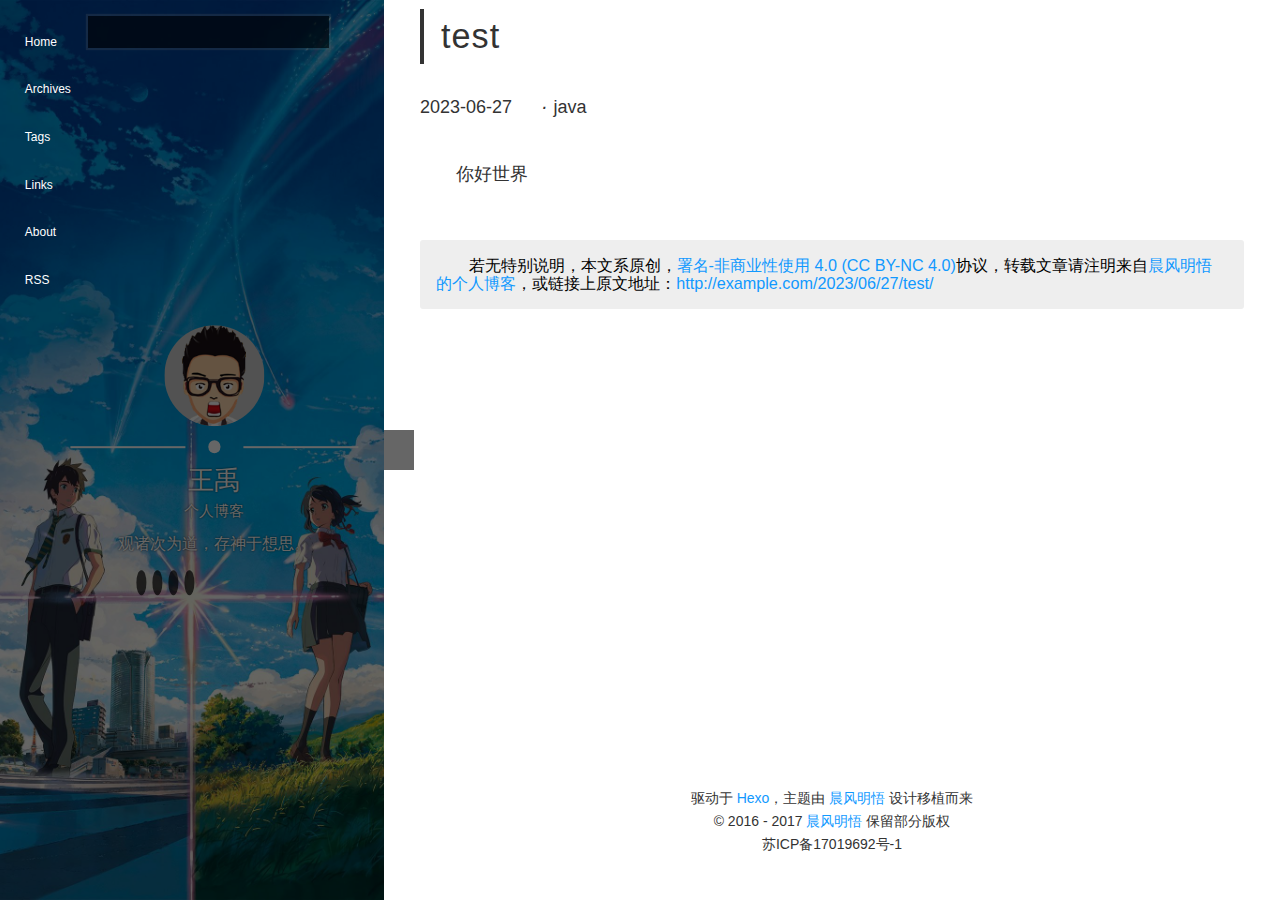
<file: 2023/06/27/test/index.html>
<!doctype html>
<html lang="en">
  <head>
  <meta charset="UTF-8">
  <meta http-equiv="X-UA-Compatible" content="IE=edge">
  <meta http-equiv="Cache-Control" content="no-transform">
  <meta http-equiv="Cache-Control" content="no-siteapp">
  <meta content="width=device-width, initial-scale=1.0, maximum-scale=1.0, user-scalable=0" name="viewport">
  <meta content="yes" name="apple-mobile-web-app-capable">
  <meta content="black" name="apple-mobile-web-app-status-bar-style">
  <meta content="telephone=no" name="format-detection">
  <meta name="keywords" content="">
  <meta name="description" content="">
  <meta name="author" content="John Doe">

  
  <title>test</title>
  

  <link rel="alternate" href="/atom.xml" title="Hexo" type="application/atom+xml">
  <link rel="canonical" href="http://example.com/2023/06/27/test/index.html">
  <link rel="shortcut icon" href="/">
  
<link rel="stylesheet" href="/css/style.css">

  <link rel="stylesheet" href="">
<meta name="generator" content="Hexo 6.3.0"></head>


  <body>
    <aside class="aside">
  <nav class="aside-menu">
    <ul class="aside-list">
      
        
        <li class="aside-item"><i class="aside-menu-icon iconfont icon-wendang"></i><a href="/index.html" class="aside-menu-link" title="Home">Home</a></li>
        
      
        
        <li class="aside-item"><i class="aside-menu-icon iconfont icon-wendang1"></i><a href="/archives/index.html" class="aside-menu-link" title="Archives">Archives</a></li>
        
      
        
        <li class="aside-item"><i class="aside-menu-icon iconfont icon-biaoqian1"></i><a href="/tags/index.html" class="aside-menu-link" title="Tags">Tags</a></li>
        
      
        
        <li class="aside-item"><i class="aside-menu-icon iconfont icon-lianjie"></i><a href="/links/index.html" class="aside-menu-link" title="Links">Links</a></li>
        
      
        
        <li class="aside-item"><i class="aside-menu-icon iconfont icon-guanyu"></i><a href="/about/index.html" class="aside-menu-link" title="About">About</a></li>
        
      
        
        <li class="aside-item"><i class="aside-menu-icon iconfont icon-rss"></i><a href="/atom.xml" class="aside-menu-link" title="RSS">RSS</a></li>
        
      
    </ul>
  </nav>

  <article class="aside-show">
    
      <form class="search-from" id="search-from">
  <input class="search-text" id="search-text" type="text" name="searchText" value="" autocomplete="off">
  <button class="search-btn" id="search-btn" type="button"><i class="search-btn-icon iconfont icon-sousuo-sousuo"></i></button>
</form>

      <article class="search-data" id="search-data">
  <button class="search-close" id="search-close"><i class="search-close-icon iconfont icon-houdongfangiconfont10"></i></button>

  <div class="search-wrapper" id="search-wrapper"></div>
</article>

    
    <div class="aside-show-wrapper">
      <figure class="aside-avatar">
        <img src="/img/avatar.png" alt="avatar" class="aside-avatar-img">
        <figcaption class="aside-avatar-caption">
          王禹
          
          <strong class="aside-avatar-STRONG">个人博客</strong>
          
        </figcaption>
      </figure>
      <p class="aside-show-description">观诸次为道，存神于想思。</p>
      <ul class="aside-show-info">
        <li class="aside-show-item">
          <a href="javascript: void(0);" class="aside-show-link" title="微信" target="_blank"><i class="aside-show-icon iconfont icon-iconfontweixin"></i></a>
          <div class="aside-show-outside aside-show-outside_1">
            <img class="aside-show-IMG aside-show-IMG_1" src="/img/weixin.png" alt="微信">
          </div>
        </li>
        <li class="aside-show-item"><a href="https://www.zhihu.com/people/chenfengmingwu/activities" class="aside-show-link" title="知乎" target="_blank"><i class="aside-show-icon iconfont icon-zhihu"></i></a></li>
        <li class="aside-show-item"><a href="https://github.com/Sam618" class="aside-show-link" title="github" target="_blank"><i class="aside-show-icon iconfont icon-github"></i></a></li>
        <li class="aside-show-item">
          <a href="javascript: void(0);" class="aside-show-link" title="QQ" target="_blank"><i class="aside-show-icon iconfont icon-qq"></i></a>
          <div class="aside-show-outside">
            <img class="aside-show-IMG" src="/img/qq.png" alt="QQ">
          </div>
        </li>
      </ul>
    </div>
  </article>
</aside>


    <article class="main" id="main">
      <article class="post min-height">
  
  <header class="post-header">
    
    <h1 class="post-title">test</h1>
    <p class="post-meta">
      <span class="post-time">2023-06-27</span>
      
      
      <a href="/tags/java/"" title="java" class="post-tags"><i class="post-tags-icon iconfont icon-biaoqian"></i>java</a>
      
    </p>
    
  </header>
  <div class="post-content"><p>你好世界</p>
</div>
    
      <p class="post-copyright">若无特别说明，本文系原创，<a class="post-copyright-link" href="https://creativecommons.org/licenses/by/4.0/deed.zh" title="署名-非商业性使用 4.0 (CC BY-NC 4.0)" target="_blank">署名-非商业性使用 4.0 (CC BY-NC 4.0)</a>协议，转载文章请注明来自<a class="post-copyright-link" href="/" title="晨风明悟的个人博客" target="_blank">晨风明悟的个人博客</a>，或链接上原文地址：<a class="post-copyright-link" href="http://example.com/2023/06/27/test/" title="http://example.com/2023/06/27/test/" target="_blank">http://example.com/2023/06/27/test/</a></p>

      
        
<article class="comments">
  <div id="SOHUCS" sid="test"></div>
  <script type="text/javascript">
  	( function () {
  		var appid = "cysXoaLrO",
  		    conf = "d728bfac2289e4139bef3956efe4401f",
      		width = window.innerWidth || document.documentElement.clientWidth;

  		if ( width < 960 ) {
    		window.document.write('<script id="changyan_mobile_js" charset="utf-8" type="text/javascript" src="https://changyan.sohu.com/upload/mobile/wap-js/changyan_mobile.js?client_id=' + appid + '&conf=' + conf + '"><\/script>'); } else { var loadJs=function(d,a){var c=document.getElementsByTagName("head")[0]||document.head||document.documentElement;var b=document.createElement("script");b.setAttribute("type","text/javascript");b.setAttribute("charset","UTF-8");b.setAttribute("src",d);if(typeof a==="function"){if(window.attachEvent){b.onreadystatechange=function(){var e=b.readyState;if(e==="loaded"||e==="complete"){b.onreadystatechange=null;a()}}}else{b.onload=a}}c.appendChild(b)};loadJs("https://changyan.sohu.com/upload/changyan.js",function(){window.changyan.api.config({appid:appid,conf:conf})});
      }
    } )();
  </script>
  <script type="text/javascript" src="https://assets.changyan.sohu.com/upload/plugins/plugins.count.js"></script>
</article>


      
      <div class="toc-wrapper">
        <div class="toc-scroll">
          <div class="toc-middle">
            
          </div>
        </div>
      </div>
    
  
</article>

      <footer class="footer">
  <p class="footer-text">驱动于 <a target="_blank" rel="noopener" href="https://hexo.io/zh-cn/" class="footer-link" title="Hexo">Hexo</a>，主题由 <a href="/about" class="footer-link" title="晨风明悟">晨风明悟</a> 设计移植而来</p>
  <p class="footer-text">&copy; 2016 - 2017 <a href="/about" class="footer-link" title="晨风明悟">晨风明悟</a> 保留部分版权</p>
  <p class="footer-text">苏ICP备17019692号-1</p>
</footer>

    </article>

    
<script src="/js/to-top.js"></script>

    
<script src="/js/search.js"></script>

  </body>
</html>
</file>
<file: css/style.css>
@charset "UTF-8";
/*
 * theme: sam
 * version: 1.0.0
 * description: My blog!
 * author: Sam
 * license: MIT
 */
/* ========= 初始化 ========= */
/*! normalize.css v5.0.0 | MIT License | github.com/necolas/normalize.css */
/**
 * 1. Change the default font family in all browsers (opinionated).
 * 2. Correct the line height in all browsers.
 * 3. Prevent adjustments of font size after orientation changes in
 *    IE on Windows Phone and in iOS.
 */
/* Document
   ========================================================================== */
html {
  font-family: sans-serif; /* 1 */
  line-height: 1.15; /* 2 */
  -ms-text-size-adjust: 100%; /* 3 */
  -webkit-text-size-adjust: 100%; /* 3 */
}

/* Sections
   ========================================================================== */
/**
 * Remove the margin in all browsers (opinionated).
 */
body {
  margin: 0;
}

/**
 * Add the correct display in IE 9-.
 */
article,
aside,
footer,
header,
nav,
section {
  display: block;
}

/**
 * Correct the font size and margin on `h1` elements within `section` and
 * `article` contexts in Chrome, Firefox, and Safari.
 */
h1 {
  font-size: 2em;
  margin: 0.67em 0;
}

/* Grouping content
   ========================================================================== */
/**
 * Add the correct display in IE 9-.
 * 1. Add the correct display in IE.
 */
figcaption,
figure,
main { /* 1 */
  display: block;
}

/**
 * Add the correct margin in IE 8.
 */
figure {
  margin: 1em 40px;
}

/**
 * 1. Add the correct box sizing in Firefox.
 * 2. Show the overflow in Edge and IE.
 */
hr {
  box-sizing: content-box; /* 1 */
  height: 0; /* 1 */
  overflow: visible; /* 2 */
}

/**
 * 1. Correct the inheritance and scaling of font size in all browsers.
 * 2. Correct the odd `em` font sizing in all browsers.
 */
pre {
  font-family: monospace, monospace; /* 1 */
  font-size: 1em; /* 2 */
}

/* Text-level semantics
   ========================================================================== */
/**
 * 1. Remove the gray background on active links in IE 10.
 * 2. Remove gaps in links underline in iOS 8+ and Safari 8+.
 */
a {
  background-color: transparent; /* 1 */
  -webkit-text-decoration-skip: objects; /* 2 */
}

/**
 * Remove the outline on focused links when they are also active or hovered
 * in all browsers (opinionated).
 */
a:active,
a:hover {
  outline-width: 0;
}

/**
 * 1. Remove the bottom border in Firefox 39-.
 * 2. Add the correct text decoration in Chrome, Edge, IE, Opera, and Safari.
 */
abbr[title] {
  border-bottom: none; /* 1 */
  text-decoration: underline; /* 2 */
  text-decoration: underline dotted; /* 2 */
}

/**
 * Prevent the duplicate application of `bolder` by the next rule in Safari 6.
 */
b,
strong {
  font-weight: inherit;
}

/**
 * Add the correct font weight in Chrome, Edge, and Safari.
 */
b,
strong {
  font-weight: bolder;
}

/**
 * 1. Correct the inheritance and scaling of font size in all browsers.
 * 2. Correct the odd `em` font sizing in all browsers.
 */
code,
kbd,
samp {
  font-family: monospace, monospace; /* 1 */
  font-size: 1em; /* 2 */
}

/**
 * Add the correct font style in Android 4.3-.
 */
dfn {
  font-style: italic;
}

/**
 * Add the correct background and color in IE 9-.
 */
mark {
  background-color: #ff0;
  color: #000;
}

/**
 * Add the correct font size in all browsers.
 */
small {
  font-size: 80%;
}

/**
 * Prevent `sub` and `sup` elements from affecting the line height in
 * all browsers.
 */
sub,
sup {
  font-size: 75%;
  line-height: 0;
  position: relative;
  vertical-align: baseline;
}

sub {
  bottom: -0.25em;
}

sup {
  top: -0.5em;
}

/* Embedded content
   ========================================================================== */
/**
 * Add the correct display in IE 9-.
 */
audio,
video {
  display: inline-block;
}

/**
 * Add the correct display in iOS 4-7.
 */
audio:not([controls]) {
  display: none;
  height: 0;
}

/**
 * Remove the border on images inside links in IE 10-.
 */
img {
  border-style: none;
}

/**
 * Hide the overflow in IE.
 */
svg:not(:root) {
  overflow: hidden;
}

/* Forms
   ========================================================================== */
/**
 * 1. Change the font styles in all browsers (opinionated).
 * 2. Remove the margin in Firefox and Safari.
 */
button,
input,
optgroup,
select,
textarea {
  font-family: sans-serif; /* 1 */
  font-size: 100%; /* 1 */
  line-height: 1.15; /* 1 */
  margin: 0; /* 2 */
}

/**
 * Show the overflow in IE.
 * 1. Show the overflow in Edge.
 */
button,
input { /* 1 */
  overflow: visible;
}

/**
 * Remove the inheritance of text transform in Edge, Firefox, and IE.
 * 1. Remove the inheritance of text transform in Firefox.
 */
button,
select { /* 1 */
  text-transform: none;
}

/**
 * 1. Prevent a WebKit bug where (2) destroys native `audio` and `video`
 *    controls in Android 4.
 * 2. Correct the inability to style clickable types in iOS and Safari.
 */
button,
html [type=button],
[type=reset],
[type=submit] {
  -webkit-appearance: button; /* 2 */
}

/**
 * Remove the inner border and padding in Firefox.
 */
button::-moz-focus-inner,
[type=button]::-moz-focus-inner,
[type=reset]::-moz-focus-inner,
[type=submit]::-moz-focus-inner {
  border-style: none;
  padding: 0;
}

/**
 * Restore the focus styles unset by the previous rule.
 */
button:-moz-focusring,
[type=button]:-moz-focusring,
[type=reset]:-moz-focusring,
[type=submit]:-moz-focusring {
  outline: 1px dotted ButtonText;
}

/**
 * Change the border, margin, and padding in all browsers (opinionated).
 */
fieldset {
  border: 1px solid #c0c0c0;
  margin: 0 2px;
  padding: 0.35em 0.625em 0.75em;
}

/**
 * 1. Correct the text wrapping in Edge and IE.
 * 2. Correct the color inheritance from `fieldset` elements in IE.
 * 3. Remove the padding so developers are not caught out when they zero out
 *    `fieldset` elements in all browsers.
 */
legend {
  box-sizing: border-box; /* 1 */
  color: inherit; /* 2 */
  display: table; /* 1 */
  max-width: 100%; /* 1 */
  padding: 0; /* 3 */
  white-space: normal; /* 1 */
}

/**
 * 1. Add the correct display in IE 9-.
 * 2. Add the correct vertical alignment in Chrome, Firefox, and Opera.
 */
progress {
  display: inline-block; /* 1 */
  vertical-align: baseline; /* 2 */
}

/**
 * Remove the default vertical scrollbar in IE.
 */
textarea {
  overflow: auto;
}

/**
 * 1. Add the correct box sizing in IE 10-.
 * 2. Remove the padding in IE 10-.
 */
[type=checkbox],
[type=radio] {
  box-sizing: border-box; /* 1 */
  padding: 0; /* 2 */
}

/**
 * Correct the cursor style of increment and decrement buttons in Chrome.
 */
[type=number]::-webkit-inner-spin-button,
[type=number]::-webkit-outer-spin-button {
  height: auto;
}

/**
 * 1. Correct the odd appearance in Chrome and Safari.
 * 2. Correct the outline style in Safari.
 */
[type=search] {
  -webkit-appearance: textfield; /* 1 */
  outline-offset: -2px; /* 2 */
}

/**
 * Remove the inner padding and cancel buttons in Chrome and Safari on macOS.
 */
[type=search]::-webkit-search-cancel-button,
[type=search]::-webkit-search-decoration {
  -webkit-appearance: none;
}

/**
 * 1. Correct the inability to style clickable types in iOS and Safari.
 * 2. Change font properties to `inherit` in Safari.
 */
::-webkit-file-upload-button {
  -webkit-appearance: button; /* 1 */
  font: inherit; /* 2 */
}

/* Interactive
   ========================================================================== */
/*
 * Add the correct display in IE 9-.
 * 1. Add the correct display in Edge, IE, and Firefox.
 */
details,
menu {
  display: block;
}

/*
 * Add the correct display in all browsers.
 */
summary {
  display: list-item;
}

/* Scripting
   ========================================================================== */
/**
 * Add the correct display in IE 9-.
 */
canvas {
  display: inline-block;
}

/**
 * Add the correct display in IE.
 */
template {
  display: none;
}

/* Hidden
   ========================================================================== */
/**
 * Add the correct display in IE 10-.
 */
[hidden] {
  display: none;
}

/* ========= 公共  ========= */
/* color */
/* number */
/* position */
.position-relative, .aside .search-from, .aside .aside-show-item, .aside .aside-avatar-caption, .aside .aside-avatar, .aside .aside-menu-link, .aside .aside-item, .aside {
  position: relative;
}

.position-absolute, .category-list-item::after, .toc-wrapper::after, .aside .search-data, .aside .search-btn, .aside .aside-show-outside::after, .aside .aside-show-outside, .aside .aside-avatar-caption::before,
.aside .aside-avatar-caption::after, .aside .aside-avatar::before, .aside .aside-show-wrapper, .aside .aside-show, .aside .aside-item::after, .aside .aside-menu {
  position: absolute;
}

.position-fixed, .toc-wrapper, .main .toTop {
  position: fixed;
}

.top_0, .toc-wrapper, .aside .search-data, .aside .search-btn, .aside .aside-avatar-caption::before,
.aside .aside-avatar-caption::after, .aside .aside-show, .aside .aside-item::after, .aside .aside-menu {
  top: 0;
}

.right_0, .aside .aside-show {
  right: 0;
}

.bottom_0, .aside .aside-show {
  bottom: 0;
}

.left_0, .toc-wrapper, .aside .aside-item::after, .aside .aside-menu {
  left: 0;
}

.top_50pct, .toc-wrapper::after, .aside .aside-show-wrapper {
  top: 50%;
}

.left_50pct, .aside .aside-avatar::before, .aside .aside-show-wrapper {
  left: 50%;
}

/* z-index */
.z-index_-1, .aside .aside-show {
  z-index: -1;
}

.z-index_1, .post-excerpt .video,
.post-excerpt video,
.post-content .video,
.post-content video {
  z-index: 1;
}

/* content */
.content-none, .aside .aside-show-outside::after, .aside .aside-avatar-caption::before,
.aside .aside-avatar-caption::after, .aside .aside-avatar::before, .aside .aside-item::after {
  content: "";
}

/* display */
.display-none, .aside .search-data, .aside .aside-show-outside {
  display: none;
}

.display-block, .links-link, .links-item, .category-list-link,
.category-list-count, .category-list-item::after, .post-excerpt .highlight,
.post-content .highlight, .post-excerpt .video,
.post-excerpt video,
.post-content .video,
.post-content video, .post-excerpt img,
.post-content img, .post-time, .post-title-link, .aside .aside-show-item:hover .aside-show-outside, .aside .aside-avatar-STRONG, .aside .aside-avatar-caption::before,
.aside .aside-avatar-caption::after, .aside .aside-avatar-img, .aside .aside-avatar::before {
  display: block;
}

.display-inlineBlock, .tag-cloud a, .category-list-count::after, .category-list-item, .toc-link, .post-excerpt .highlight .line::after,
.post-content .highlight .line::after, .post-excerpt code,
.post-content code, .post-categories, .post-more, .post-header .post-time, .aside .search-from, .aside .aside-show-link, .aside .aside-menu-link {
  display: inline-block;
}

.display-inline {
  display: inline;
}

.display-table, .toc-middle {
  display: table;
}

.display-tableCell, .toc {
  display: table-cell;
}

/* float */
.float-left, .links-wrapper, .links-avatar, .main, .aside .aside-show-item, .aside {
  float: left;
}

.float-right, .main .paging {
  float: right;
}

/* vertical-align */
.vertical-align-top, .tag-cloud a, .category-list-item {
  vertical-align: top;
}

.vertical-align-middle, .toc {
  vertical-align: middle;
}

/* width */
.width_0, .aside .aside-menu-link {
  width: 0;
}

.width_100pct, .aside .search-data, .aside .aside-show-wrapper, .aside .aside-menu:hover, .aside .aside-item::after {
  width: 100%;
}

/* height */
.height_0, .category-list-count, .aside .aside-menu-link {
  height: 0;
}

.height_100pct, .main, .aside .search-data, .aside .aside-item::after, .aside .aside-menu, .aside, html,
body {
  height: 100%;
}

/* padding */
.padding_0, .links-list, .category-list, .post-excerpt .highlight td,
.post-content .highlight td, .aside .aside-show-info, .aside .aside-list {
  padding: 0;
}

/* margin */
.margin_0, .links-text, .category-list, .toc, .toc-wrapper, .post-excerpt .highlight pre,
.post-content .highlight pre, .post-excerpt blockquote > p,
.post-content blockquote > p, .aside .search-data-item .post-tags .search-STRONG,
.aside .search-data-item .post-categories .search-STRONG, .aside .aside-avatar, .aside .aside-list {
  margin: 0;
}

.margin-auto, .post-excerpt .video,
.post-excerpt video,
.post-content .video,
.post-content video, .aside .aside-show-info, html,
body {
  margin: auto;
}

/* overflow */
.overflow-hidden, .footer, .archive, .links-link,
.links-text, .links-list, .category-list-count, .toc,
.post-content, .post-copyright, .post-excerpt, .post-tags-title,
.post-title-link,
.archive-title, .post-header, .post, .posts, .aside .search-data-text, .aside .search-data-title, .aside .search-data-item, .aside .aside-show, .aside .aside-list, .aside, html,
body {
  overflow: hidden;
}

.overflow-auto, .main {
  overflow: auto;
}

/* font-size */
.font-size_0 {
  font-size: 0;
}

.font-size_12px, .aside .search-data-text, .aside .aside-menu-link {
  font-size: 12px;
}

.font-size_14px, .footer, .aside .search-data-item .post-time, .aside .search-text, .aside .aside-item:hover .aside-menu-link,
.aside .aside-menu-current .aside-menu-link, body {
  font-size: 14px;
}

.font-size_16px, .archive, .post-excerpt h6,
.post-content h6, .main .paging, .aside {
  font-size: 16px;
}

.font-size_18px, .category-list-item, .post-excerpt h5,
.post-content h5, .post, .posts {
  font-size: 18px;
}

.font-size_20px, .post-excerpt h4,
.post-content h4 {
  font-size: 20px;
}

/* font-weight */
.font-weight-normal, .post-excerpt h2,
.post-excerpt h3,
.post-excerpt h4,
.post-excerpt h5,
.post-excerpt h6,
.post-content h2,
.post-content h3,
.post-content h4,
.post-content h5,
.post-content h6, .archive-title,
.post-title,
.post-title-link,
.post-tags-title, .aside .search-data-title, .aside .aside-avatar-STRONG {
  font-weight: normal;
}

.font-weight-bold {
  font-weight: 700;
}

/* font-style */
.font-style-normal {
  font-style: normal;
}

/* text-algin */
.text-align-center, .footer, .links-list, .tag-cloud, .category-list-link,
.category-list-count, .category-list, .toc-wrapper::after, .main .toTop, .aside .aside-show-wrapper, .aside .aside-show {
  text-align: center;
}

.text-align-left, .links-link,
.links-text, .aside .search-data-item {
  text-align: left;
}

/* text-overflow */
.text-overflow-ellipsis, .links-link,
.links-text, .post-tags-title,
.post-title-link,
.archive-title, .aside .search-data-title {
  text-overflow: ellipsis;
}

/* text-indent */
.text-indent_outside {
  text-indent: -9999px;
}

.text-indent-abbr, .post-excerpt p,
.post-content p, .post-copyright, .post-more {
  text-indent: 2em;
}

.text-indent-none, .post-excerpt li p,
.post-content li p, .post-excerpt code,
.post-content code, .post-excerpt blockquote p,
.post-content blockquote p {
  text-indent: 0;
}

/* text-decoration */
.text-decoration-none, .footer-link, .archive-link, .links-link, .tag-cloud a, .category-list-link, .toc-link, .post-excerpt a,
.post-content a, .post-copyright-link, .post-tags, .post-categories, .post-more, .archive-title,
.post-title,
.post-title-link,
.post-tags-title, .main .toTop, .main .extend:hover,
.main .page-number:hover, .aside .search-data-link, .aside .aside-show-link, .aside .aside-menu-link {
  text-decoration: none;
}

.text-decoration-underline, .footer-link:hover, .archive-link:hover, .tag-cloud a:hover, .toc-link:hover, .post-excerpt a:hover,
.post-content a:hover, .post-copyright-link:hover, .post-more:hover, .aside .aside-item:hover .aside-menu-link,
.aside .aside-menu-current .aside-menu-link {
  text-decoration: underline;
}

/* letter-spacing */
.letter-spacing_1px, .archive-title,
.post-title,
.post-title-link,
.post-tags-title {
  letter-spacing: 1px;
}

/* white-space */
.white-space-nowrap, .links-link,
.links-text, .post-tags-title,
.post-title-link,
.archive-title, .aside .search-data-title, .aside .aside-menu-link, .aside .aside-list {
  white-space: nowrap;
}

/* color */
.color-000, .post-copyright {
  color: #000;
}

.color-333, .footer-link:hover, .links-link:hover, .post-copyright-link:hover, .post-tags-icon::after, .main .page-number.current:hover, .main .page-number,
.main .extend,
.main .space, body {
  color: #333;
}

.color-ccc {
  color: #ccc;
}

.color-fff, .toc-link, .toc-wrapper::after, .post-excerpt thead,
.post-content thead, .main .toTop .toTop-icon, .main .extend:hover,
.main .page-number:hover, .aside .search-data-link, .aside .search-data-item .post-tags,
.aside .search-data-item .post-tags-icon::after, .aside .search-close {
  color: #fff;
}

.color-19f, .footer-link, .post-copyright-link, .aside .search-data-title:hover .search-data-link, .aside .search-data-item .post-tags:hover .search-STRONG,
.aside .search-data-item .post-tags:hover .post-tags-icon::after,
.aside .search-data-item .post-tags:hover, .aside .search-close-icon:hover {
  color: #19f;
}

/* background */
.background-none, .aside .search-close, .aside .search-btn {
  background: none;
}

/* background-color */
.background-color-ccc {
  background-color: #ccc;
}

.background-color-fff, .category-list-count, .category-list-item::after {
  background-color: #fff;
}

.background-color-eee, .post-copyright, .main .page-number.current:hover, .main .page-number,
.main .extend,
.main .space {
  background-color: #eee;
}

.background-color-19f, .post-excerpt thead,
.post-content thead, .main .extend:hover,
.main .page-number:hover {
  background-color: #19f;
}

.background-color-19f, .post-excerpt thead,
.post-content thead, .main .extend:hover,
.main .page-number:hover {
  background-color: #19f;
}

/* border */
.border-none, .aside .search-close, .aside .search-btn, .aside .search-text {
  border: 0 none;
}

/* border-radius */
.border-radius-round, .links-avatar, .aside .aside-show-item, .aside .aside-avatar::before {
  border-radius: 50%;
}

.border-radius_6px, .aside .aside-show-outside {
  border-radius: 6px;
}

.border-radius_3px, .post-excerpt .highlight table,
.post-content .highlight table, .post-excerpt code,
.post-content code, .post-copyright {
  border-radius: 3px;
}

/* opacity */
.opacity_0, .aside .aside-menu-link {
  opacity: 0;
}

.opacity_1, .aside .search-data-item .post-categories:hover, .aside .aside-menu:hover .aside-menu-link {
  opacity: 1;
}

/* list-style */
.list-style-none, .links-list, .category-list, .toc-child, .toc, .aside .aside-show-info, .aside .aside-list {
  list-style: none;
}

/* cursor */
.cursor-pointer, .toc-wrapper::after, .aside .search-close, .aside .search-btn:hover, .aside .aside-item {
  cursor: pointer;
}

/* 多功能 */
.clearfix, .links-item, .links-list, .post-header, .aside .aside-show-info, body {
  *zoom: 1;
}
.clearfix::after, .links-item::after, .links-list::after, .post-header::after, .aside .aside-show-info::after, body::after {
  content: "";
  display: table;
  clear: both;
}

/* ========= 基础 ========= */
html,
body {
  min-height: 500px;
}

body {
  font-family: "Open Sans", STXihei, "Microsoft Yahei Light", STSong, YouYuan, "Microsoft Yahei", arial, sans-serif;
}

/* ========= 自定义 ========= */
/* 导航 */
/* 搜索框 */
/* 侧边展示 */
/* 背景 */
/* 链接颜色 */
/* 分类颜色 */
/* 引用 */
/* 标签颜色 */
/* 标题颜色 */
/* 代码颜色 */
/* 代码块高亮 */
/* ========= 组件 ========= */
/* 侧边栏 */
/* ========= 侧边栏 ========= */
.aside {
  z-index: 9999;
  width: 30%;
  background: url("/img/background/background.jpg") no-repeat center center/cover;
  background-color: #fff;
  /* ========= 侧边栏左侧菜单 ========= */ /* ========= 侧边栏右侧展示 ========= */
}
.aside .aside-menu {
  width: 2.8em;
  background-color: rgba(0, 0, 0, 0.6);
  transition: all ease-in 0.4s;
}
.aside .aside-list {
  margin-top: 1em;
}
.aside .aside-item {
  padding: 0.8em;
}
.aside .aside-menu-icon {
  font-size: 1.2em;
  color: #fff;
}
.aside .aside-menu-link {
  z-index: 2;
  text-indent: 1em;
  color: #fff;
  transition: all ease 0.5s;
}
.aside .aside-item:hover,
.aside .aside-menu-current {
  background-color: #fff;
  transition: all ease 0.5s;
}
.aside .aside-item:hover .aside-menu-icon,
.aside .aside-item:hover .aside-menu-link,
.aside .aside-menu-current .aside-menu-icon,
.aside .aside-menu-current .aside-menu-link {
  color: #333;
}
.aside .aside-item:hover,
.aside .aside-menu:hover .aside-menu-current {
  border-left: 4px solid #ccc;
}
.aside .aside-menu:hover .aside-menu-link {
  width: 20em;
  height: 1em;
}
.aside .aside-show {
  left: 2.8em;
  color: #fff;
  background-color: rgba(0, 0, 0, 0.1);
  transition: all ease 0.5s;
}
.aside .aside-show-wrapper {
  transform: translate(-50%, -50%);
}
.aside .aside-avatar::before {
  top: 115px;
  width: 0.8em;
  height: 0.8em;
  margin-left: -0.4em;
  background-color: #fff;
}
.aside .aside-avatar-img {
  width: 6.3em;
  height: 6.3em;
  margin: 20px auto;
  background-color: #ccc;
  border-radius: 50%;
}
.aside .aside-avatar-caption {
  padding-top: 0.8em;
  margin: 0 1em;
  font-size: 1.6em;
}
.aside .aside-avatar-caption::before,
.aside .aside-avatar-caption::after {
  width: 40%;
  border-top: 2px solid #fff;
}
.aside .aside-avatar-caption::after {
  right: 0;
}
.aside .aside-avatar-STRONG {
  margin-top: 0.4em;
  font-size: 0.6em;
}
.aside .aside-show-description,
.aside .aside-avatar-caption {
  text-shadow: 0 0 2px rgba(0, 0, 0, 0.8);
}
.aside .aside-show-info {
  width: 10.1em;
}
.aside .aside-show-item {
  padding: 0.2em 0.3em;
  margin: 0 0.2em;
  background-color: rgba(0, 0, 0, 0.7);
}
.aside .aside-show-icon {
  font-size: 1.5em;
  color: #fff;
}
.aside .aside-show-item:hover {
  background-color: rgba(255, 255, 255, 0.7);
}
.aside .aside-show-item:hover .aside-show-icon {
  color: #333;
}
.aside .aside-show-outside {
  bottom: 3em;
  width: 120px;
  padding: 0.5em;
  margin-left: -60px;
  background-color: #fff;
  box-shadow: 1px 1px 2px 3px rgba(0, 0, 0, 0.3);
  transition: all ease 0.5s;
}
.aside .aside-show-IMG {
  width: 120px;
}
.aside .aside-show-outside_1 {
  width: 100px;
  margin-left: -50px;
}
.aside .aside-show-IMG_1 {
  width: 100px;
}
.aside .aside-show-outside::after {
  left: 56px;
  border-width: 1em;
  border-style: solid;
  border-color: #fff transparent transparent transparent;
}
.aside .aside-show-outside_1::after {
  left: 46px;
}
.aside .search-from {
  z-index: 3;
  width: 60%;
  margin-left: -50px;
  margin-top: 1em;
  transition: all ease 0.3s;
}
.aside .search-text {
  width: 100%;
  height: 16px;
  padding: 8px 30px 8px 8px;
  line-height: 16px;
  color: #fff;
  background-color: rgba(0, 0, 0, 0.6);
  box-shadow: 0 0 1px 2px rgba(255, 255, 255, 0.2);
}
.aside .search-text:focus {
  box-shadow: 0 0 1px #19f;
}
.aside .search-btn {
  right: -37px;
  height: 32px;
  color: #fff;
}
.aside .search-btn:hover {
  color: #19f;
}
.aside .search-data {
  z-index: 2;
  overflow-y: auto;
  padding: 60px 15px 20px 15px;
  background-color: rgba(0, 0, 0, 0.6);
  box-sizing: border-box;
}
.aside .search-close-icon {
  font-size: 28px;
}
.aside .search-data-item .post-categories:hover {
  background-color: rgba(17, 153, 255, 0.8);
}
.aside .search-data-item .post-meta {
  margin-bottom: 0;
}
.aside .search-data-title {
  line-height: 1.6;
  transition: all ease 0.2s;
}
.aside .search-data-title:hover {
  text-indent: 0.3em;
  border-left: 2px solid #19f;
}
.aside .search-data-text {
  height: 42px;
  line-height: 14px;
}
.aside .search-STRONG {
  margin: 0 0.2em;
  color: #f00;
}
.aside .aside-menu:hover + .aside-show {
  background-color: rgba(0, 0, 0, 0);
}

/* 主体内容 */
/* ========= 主体部分 ========= */
.main {
  width: 70%;
  box-sizing: border-box;
  /* ========= 分页系统 ========= */ /* ========= 上到最顶 ========= */
}
.main .paging {
  margin: 2em;
}
.main .page-number,
.main .extend,
.main .space {
  padding: 0.5em 0.7em;
  margin-left: 1px;
}
.main .space {
  padding: 0.5em;
}
.main .toTop {
  right: 25px;
  bottom: 25px;
  display: none;
  width: 40px;
  height: 40px;
  line-height: 38px;
  background-color: rgba(0, 0, 0, 0.6);
}
.main .toTop .toTop-icon {
  font-size: 30px;
}
.main .toTop:hover {
  opacity: 0.9;
}

.main > .min-height {
  min-height: 85%;
}

/* 文章 */
/* ========= 文章展示 ========= */
.post {
  padding: 0.5em 2em;
}

.post-header .post-time {
  margin-right: 1em;
}

.archive-title,
.post-header .post-title,
.post-tags-title {
  padding-left: 0.5em;
  border-left: 4px solid #333;
}

.archive-title,
.post-title,
.post-tags-title {
  font-size: 1.9em;
  line-height: 1.6;
  margin: 0;
}

.posts .post-title {
  border-left: 0 none;
}

.archive-title,
.post-title,
.post-title-link,
.post-tags-title {
  color: #333;
  transition: all ease 0.2s;
}

.post-title-link:hover {
  text-indent: 0.5em;
  color: #19f;
  border-left: 4px solid #19f;
}

.post-excerpt {
  margin: -0.5em 0;
}

.post-more {
  margin-top: 1em;
  color: #19f;
  transition: all ease 0.2s;
}

.post-more:hover {
  text-indent: 2.5em;
  color: #333;
  border-left: 2px solid #333;
}

.post-meta {
  line-height: 1.8;
}

.post-time {
  margin-top: 0.5em;
}

.post-categories {
  padding: 0 0.5em;
  margin-right: 0.6em;
  color: #fff;
  background-color: #19f;
  transition: all ease 0.2s;
}

.post-categories:hover {
  opacity: 0.8;
}

.post-tags {
  margin-right: 0.5em;
  color: #333;
}

.post-tags:hover,
.post-tags:hover .post-tags-icon::after {
  color: #19f;
}

.post-tags-icon {
  font-size: 1.1em;
}

.post-tags-icon::before {
  vertical-align: -0.1em;
}

.post-tags-icon::after {
  content: "·";
  margin: 0 0.3em;
}

.post-copyright {
  padding: 1em;
  margin-top: 2em;
  font-size: 0.9em;
}

.post-excerpt,
.post-content {
  /* ========= markdown 语法 ========= */
}
.post-excerpt p,
.post-content p {
  line-height: 1.6;
}
.post-excerpt a,
.post-content a {
  color: #19f;
}
.post-excerpt a:hover,
.post-content a:hover {
  color: #333;
}
.post-excerpt img,
.post-content img {
  max-width: 90%;
  margin: 1em auto;
  box-shadow: 1px 1px 1px #ccc;
}
.post-excerpt code,
.post-content code {
  padding: 0 0.3em;
  margin: 0 0.3em;
  line-height: 1.4;
  color: #fff;
  background-color: #19f;
}
.post-excerpt ul,
.post-excerpt ol,
.post-content ul,
.post-content ol {
  padding-left: 1.5em;
}
.post-excerpt li,
.post-content li {
  line-height: 1.5;
}
.post-excerpt > .highlight,
.post-content > .highlight {
  margin-left: 0 !important;
}
.post-excerpt blockquote,
.post-content blockquote {
  margin-left: 0;
  margin-right: 0;
  overflow: hidden;
  color: #abb2bf;
  background-color: #282C34;
  border-left: 0.25em solid #19f;
}
.post-excerpt blockquote > p,
.post-content blockquote > p {
  padding: 1em;
}
.post-excerpt table,
.post-content table {
  max-width: 100%;
  margin: 1em 0;
  border-collapse: collapse;
}
.post-excerpt th,
.post-excerpt td,
.post-content th,
.post-content td {
  font-size: 1em;
  padding: 0.5em 1em;
}
.post-excerpt tbody,
.post-content tbody {
  background-color: #f8f5ec;
}
.post-excerpt .video,
.post-excerpt video,
.post-content .video,
.post-content video {
  max-width: 100%;
}
.post-excerpt .youku,
.post-content .youku {
  width: 500px;
  height: 500px;
}
.post-excerpt .headerlink::before,
.post-content .headerlink::before {
  content: "\e62f";
  vertical-align: -0.05em;
  margin-right: 0.2em;
  font-family: "iconfont";
}
.post-excerpt .highlight,
.post-content .highlight {
  max-height: 600px;
  margin: 1em 0 1em -1em;
  overflow: auto;
  /* ========= 代码块 ========= */
}
.post-excerpt .highlight table,
.post-content .highlight table {
  width: 100%;
  background-color: #19f;
  border-collapse: collapse;
}
.post-excerpt .highlight tbody,
.post-content .highlight tbody {
  color: #abb2bf;
  background-color: #282C34;
}
.post-excerpt .highlight pre,
.post-content .highlight pre {
  padding: 0.3em 0;
}
.post-excerpt .highlight .line,
.post-content .highlight .line {
  font-size: 0.8em;
  line-height: 1.4;
}
.post-excerpt .highlight .line::after,
.post-content .highlight .line::after {
  content: "";
}
.post-excerpt .highlight .gutter,
.post-content .highlight .gutter {
  width: 1.5em;
  text-align: center;
  color: #999;
  border-right: 2px solid #fff;
}
.post-excerpt .highlight .code,
.post-content .highlight .code {
  text-indent: 1em;
}
.post-excerpt .highlight table::before,
.post-content .highlight table::before {
  display: block;
  width: 1.7em;
  padding: 0.3em;
  color: #fff;
  background-color: #19f;
  border-radius: 3px 3px 0 0;
}
.post-excerpt .highlight .attr,
.post-content .highlight .attr {
  color: #e06c75;
}
.post-excerpt .highlight .attribute,
.post-content .highlight .attribute {
  color: #e06c75;
}
.post-excerpt .highlight .selector-tag,
.post-content .highlight .selector-tag {
  color: #d19a66;
}
.post-excerpt .highlight .selector-class,
.post-content .highlight .selector-class {
  color: #e06c75;
}
.post-excerpt .highlight .selector-id,
.post-content .highlight .selector-id {
  color: #19f;
}
.post-excerpt .highlight .keyword,
.post-content .highlight .keyword {
  color: #19f;
}
.post-excerpt .highlight .name,
.post-content .highlight .name {
  color: #ff4500;
}
.post-excerpt .highlight .string,
.post-content .highlight .string {
  color: #8fb774;
}
.post-excerpt .highlight .literal,
.post-content .highlight .literal {
  color: #d19a66;
}
.post-excerpt .highlight .meta,
.post-content .highlight .meta {
  color: #8fb774;
}
.post-excerpt .highlight .built_in,
.post-content .highlight .built_in {
  color: #53b0bd;
}
.post-excerpt .highlight .function > .keyword,
.post-content .highlight .function > .keyword {
  color: #c678dd;
}
.post-excerpt .highlight .comment,
.post-content .highlight .comment {
  color: #5c6370;
}
.post-excerpt .highlight .number,
.post-content .highlight .number {
  color: #8fb774;
}
.post-excerpt .highlight .bullet,
.post-content .highlight .bullet {
  color: #8fb774;
}
.post-excerpt .highlight .variable,
.post-content .highlight .variable {
  color: #e06c75;
}
.post-excerpt .highlight.plain table::before,
.post-content .highlight.plain table::before {
  content: "CODE";
}
.post-excerpt .highlight.bash table::before,
.post-content .highlight.bash table::before {
  content: "BASH";
}
.post-excerpt .highlight.html table::before,
.post-content .highlight.html table::before {
  content: "HTML";
}
.post-excerpt .highlight.scss table::before,
.post-content .highlight.scss table::before {
  content: "SCSS";
}
.post-excerpt .highlight.javascript table::before,
.post-content .highlight.javascript table::before {
  content: "JavaScript";
}
.post-excerpt .highlight.python table::before,
.post-content .highlight.python table::before {
  content: "PYTHON";
}
.post-excerpt .highlight.yml table::before,
.post-content .highlight.yml table::before {
  content: "YML";
}
.post-excerpt .highlight.yaml table::before,
.post-content .highlight.yaml table::before {
  content: "YAML";
}
.post-excerpt .highlight.markdown table::before,
.post-content .highlight.markdown table::before {
  content: "MarkDown";
}
.post-excerpt .highlight table,
.post-content .highlight table {
  margin: 0;
}

.toc-wrapper {
  z-index: 9998;
  width: 30%;
  height: 100%;
  transition: all ease 0.5s;
}

.toc-scroll {
  width: 100%;
  height: 100%;
  overflow-y: auto;
  background-color: rgba(0, 0, 0, 0.6);
}

.toc-middle {
  table-layout: fixed;
  width: 100%;
  height: 100%;
}

.toc-wrapper:hover {
  left: 30%;
}

.toc-wrapper::after {
  content: "\e61a";
  right: -30px;
  width: 30px;
  height: 40px;
  margin-top: -20px;
  font-family: "iconfont";
  line-height: 38px;
  background-color: rgba(0, 0, 0, 0.6);
  border: 0 none;
}

.toc {
  width: 100%;
  padding: 1em;
  box-sizing: border-box;
}

.toc-child {
  padding-left: 1em;
}

.toc-link {
  margin: 0.1em 0;
  padding-left: 0.4em;
  border-left: 2px solid #fff;
  transition: all ease 0.2s;
}

.toc-link:hover {
  padding-left: 1em;
}

/* 分类标签 */
/* ========= 分类标签 ========= */
.category-list {
  margin-top: 1em;
}

.category-list-item {
  position: relative;
  height: 58px;
  margin: 0.1em 0.2em;
  background-color: #19f;
  border: 2px solid #19f;
  transition: all ease 0.2s;
}

.category-list-item::after {
  content: "";
  bottom: -3px;
  left: -2px;
  width: 100%;
  height: 29px;
  border-right: 2px solid #fff;
  border-left: 2px solid #fff;
}

.category-list-item:hover {
  opacity: 0.9;
}

.category-list-item:hover::after {
  opacity: 0;
}

.category-list-item:hover .category-list-count {
  height: 1.6em;
}

.category-list-link {
  padding: 0 0.5em;
  line-height: 1.8;
  color: #fff;
}

.category-list-count {
  font-size: 0.9em;
  line-height: 1.6;
  border-bottom-left-radius: 3px;
  border-bottom-right-radius: 3px;
  transition: all ease 0.2s;
}

.category-list-count::after {
  content: "篇";
  margin-left: 0.2em;
  font-size: 0.9em;
}

.category-list-child {
  display: none;
}
.category-list-child .category-list-item {
  margin: 0;
}

.tag-cloud {
  padding: 1em 17%;
}

.tag-cloud a {
  margin: 0 0.2em;
  line-height: 30px;
  color: #333;
  transition: all ease 0.2s;
}

.tag-cloud a:hover {
  color: #19f;
  transform: scale(1.2);
}

/* 友情链接 */
/* ========= 友情链接 ========= */
.links-item {
  width: 350px;
  margin: 1em auto;
}

.links-avatar {
  width: 80px;
  height: 80px;
  box-shadow: 1px 1px 1px 1px #19f;
}

.links-wrapper {
  height: 60px;
  margin: 10px 0 10px 24px;
}

.links-link:hover {
  border-bottom: 1px solid #333;
}

.links-text {
  font-size: 0.8em;
}

.links-link,
.links-text {
  width: 246px;
  height: 30px;
  line-height: 30px;
}

.links-link {
  height: 29px;
  color: #19f;
  border-bottom: 1px solid #19f;
}

/* 归档 */
/* ========= 归档 ========= */
.archive {
  padding: 0.5em 2em;
}

.archive-title-counter {
  margin: 0 0.5em 0 0.1em;
  font-size: 0.9em;
  color: #19f;
}

.archive-post {
  padding-left: 1em;
  transition: all ease 0.1s;
}

.archive-post:hover {
  border-left: 2px solid #333;
}

.archive-link {
  color: #19f;
}

.archive-link:hover {
  color: #333;
}

.archive-time {
  margin-right: 0.4em;
}

/* 页脚 */
.footer {
  clear: both;
  margin-bottom: 1em;
}

.footer-text {
  margin: 0.5em 0;
}

/* ========= 媒体查询 ========= */
@media screen and (min-width: 740px) {
  ::-webkit-scrollbar {
    height: 5px;
    width: 10px;
    margin-right: 2px;
  }
  ::-webkit-scrollbar-thumb {
    background: #CBCBCB;
    width: 10px;
  }
  ::-webkit-scrollbar-track-piece {
    background-color: #f8f8f8;
  }
}
@media screen and (max-width: 1200px) {
  html,
  body {
    overflow-y: auto;
  }
  .aside {
    position: relative;
    width: 100%;
    height: 50%;
    background: url("/img/background/background-media.png") no-repeat center center/cover;
  }
  .aside .aside-show {
    z-index: 1;
    top: 3em;
    left: 0;
  }
  .aside .aside-show::before {
    content: "";
    position: fixed;
    z-index: 1;
    top: 0;
    right: 0;
    width: 50%;
    height: 3em;
    background-color: rgba(0, 0, 0, 0.6);
  }
  .aside .aside-avatar-img {
    margin-top: 0;
    margin-bottom: 0;
  }
  .aside .search-data {
    position: fixed;
  }
  .aside .aside-show-wrapper {
    z-index: -1;
    font-size: 14px;
  }
  .aside .aside-menu {
    position: fixed;
    z-index: 2;
    width: 50%;
    height: 3em;
    overflow: hidden;
  }
  .aside .search-from {
    position: fixed;
    z-index: 2;
    top: 0;
    right: 5em;
    width: 24%;
    margin-top: 0.5em;
  }
  .aside .aside-list {
    margin-top: 0;
  }
  .aside .aside-item {
    float: left;
  }
  .aside .aside-menu:hover .aside-menu-link {
    width: 0;
    height: 0;
    opacity: 0;
  }
  .aside .aside-menu:hover .aside-menu-current {
    border: 0 none;
  }
  .aside .aside-item:hover .aside-menu-link {
    width: 6em;
    height: 1em;
    opacity: 1;
  }
  .aside .aside-menu-current:hover {
    border-left: 4px solid #ccc !important;
  }
  .aside .aside-menu-current {
    border-left: 4px solid #ccc;
  }
  .aside .aside-menu-current .aside-menu-link {
    width: 6em;
    height: 1em;
    opacity: 1;
  }
  .aside .aside-avatar::before,
  .aside .aside-avatar-caption::before,
  .aside .aside-avatar-caption::after {
    display: none;
  }
  .main {
    position: relative;
    width: 100%;
    height: auto;
    min-height: 60%;
    padding-bottom: 7em;
    background-color: #fff;
  }
  .main .post {
    font-size: 14px;
  }
  .main .min-height {
    min-height: 0;
    font-size: 14px;
  }
  .main .toc-wrapper {
    display: none;
  }
  .main .footer {
    position: absolute;
    bottom: 0;
    width: 100%;
  }
}
@media screen and (max-width: 740px) {
  .aside {
    font-size: 13px;
  }
  .aside .aside-menu {
    width: 100%;
  }
  .aside .aside-show-wrapper {
    font-size: 14px;
  }
  .aside .aside-avatar-STRONG {
    display: none;
  }
  .aside .aside-show::before {
    display: none;
  }
  .aside .search-from {
    top: 2.8em;
    right: 50%;
    width: 70%;
    margin-right: -30%;
  }
  .aside .aside-avatar {
    font-size: 10px;
  }
  .aside .aside-avatar-caption {
    padding-top: 0;
    margin: 0.5em;
  }
  .aside .aside-show-description {
    margin: 0.5em;
  }
  .main .footer {
    font-size: 12px;
  }
  .main .post,
  .main .min-height {
    font-size: 12px;
  }
  .main .youku {
    width: auto;
    height: auto;
  }
  .main .post-tags-title,
  .main .archive-title,
  .main .post-title {
    border-left-width: 2px;
  }
  .main .category-list-item {
    font-size: 12px;
  }
}
</file>
